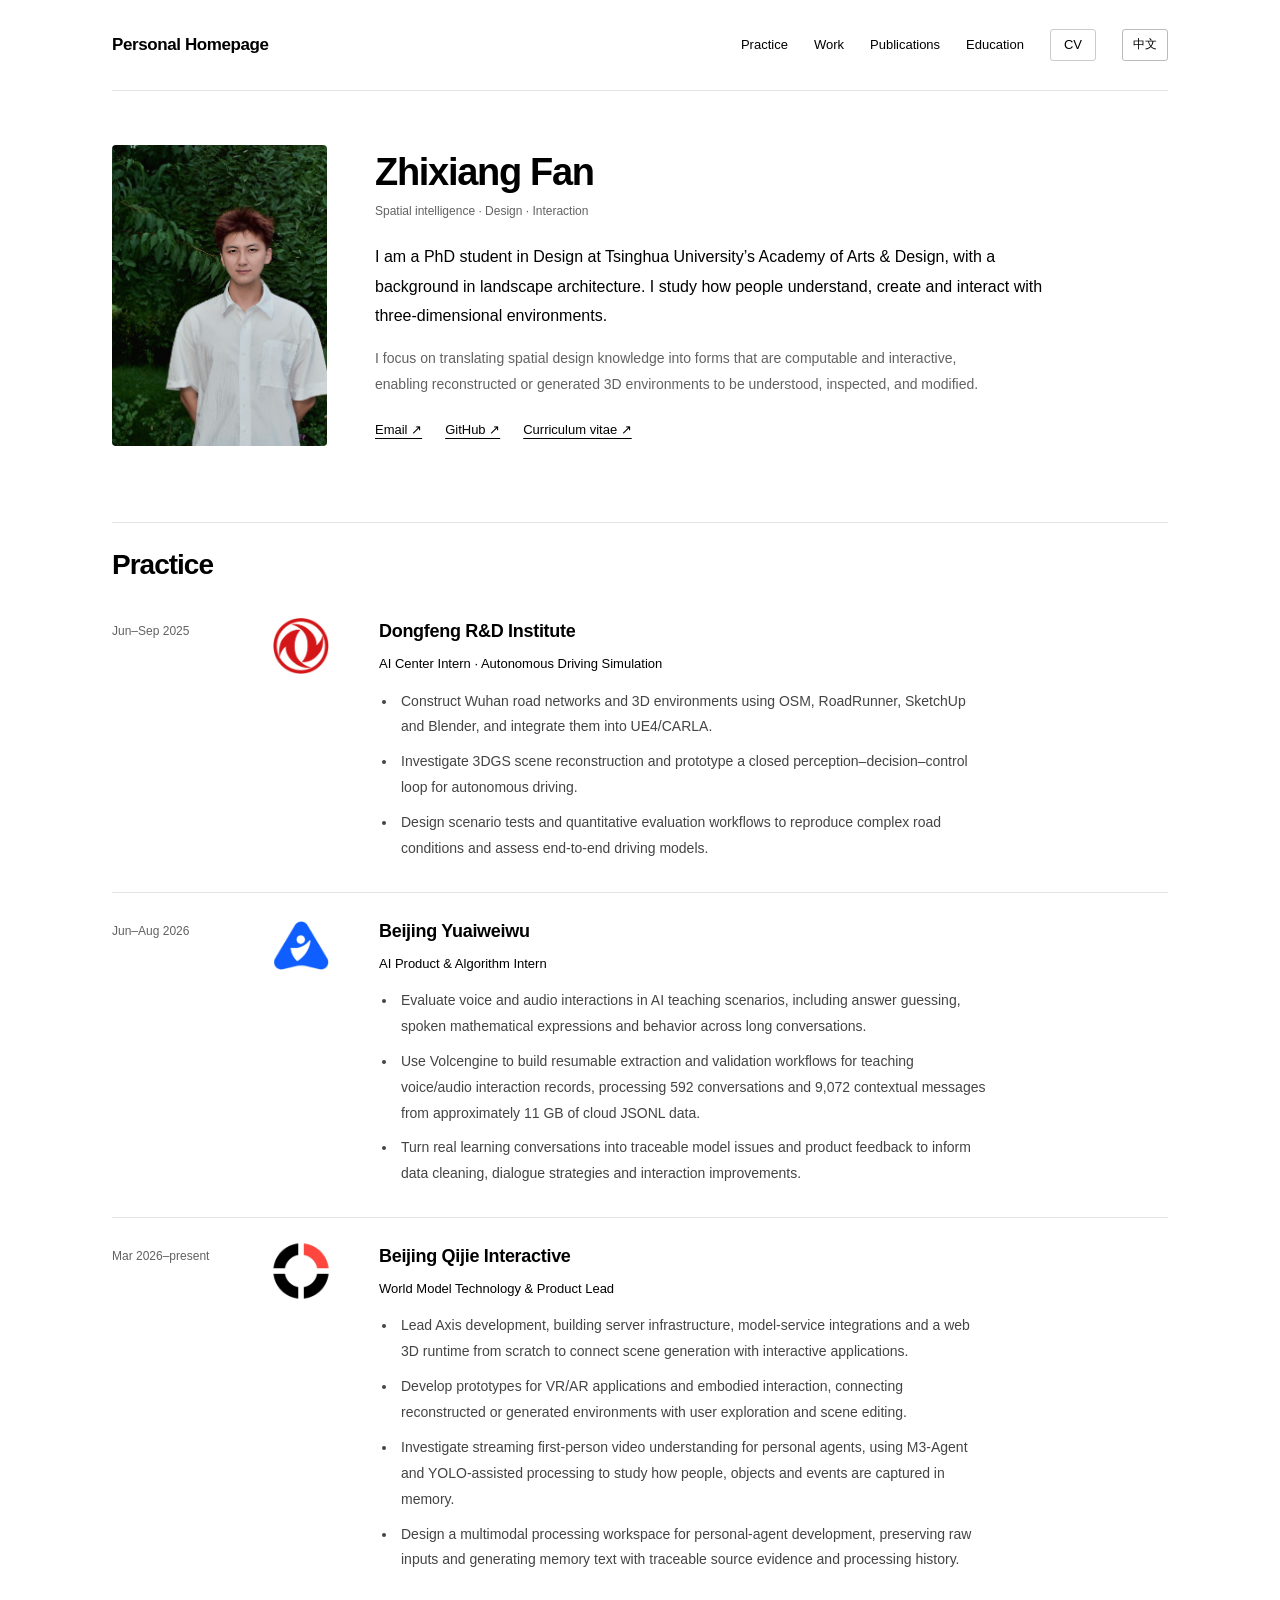
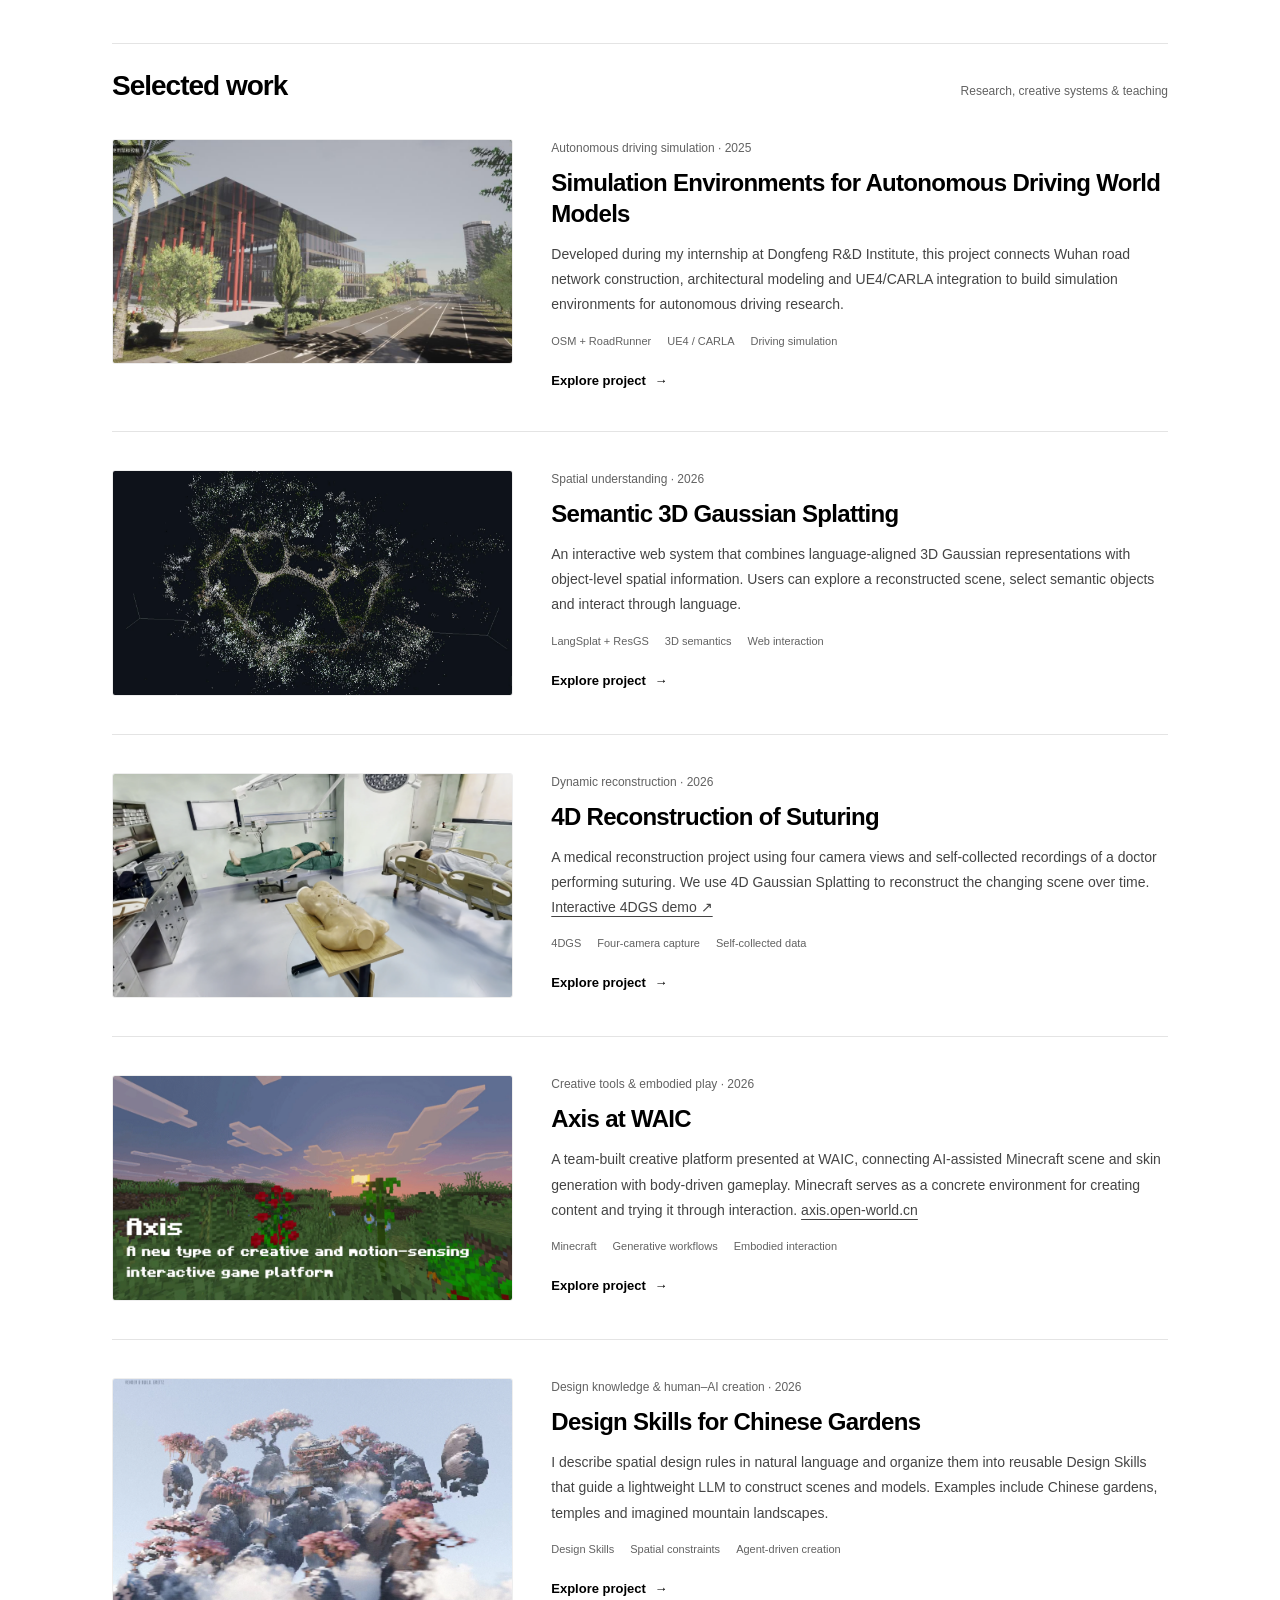
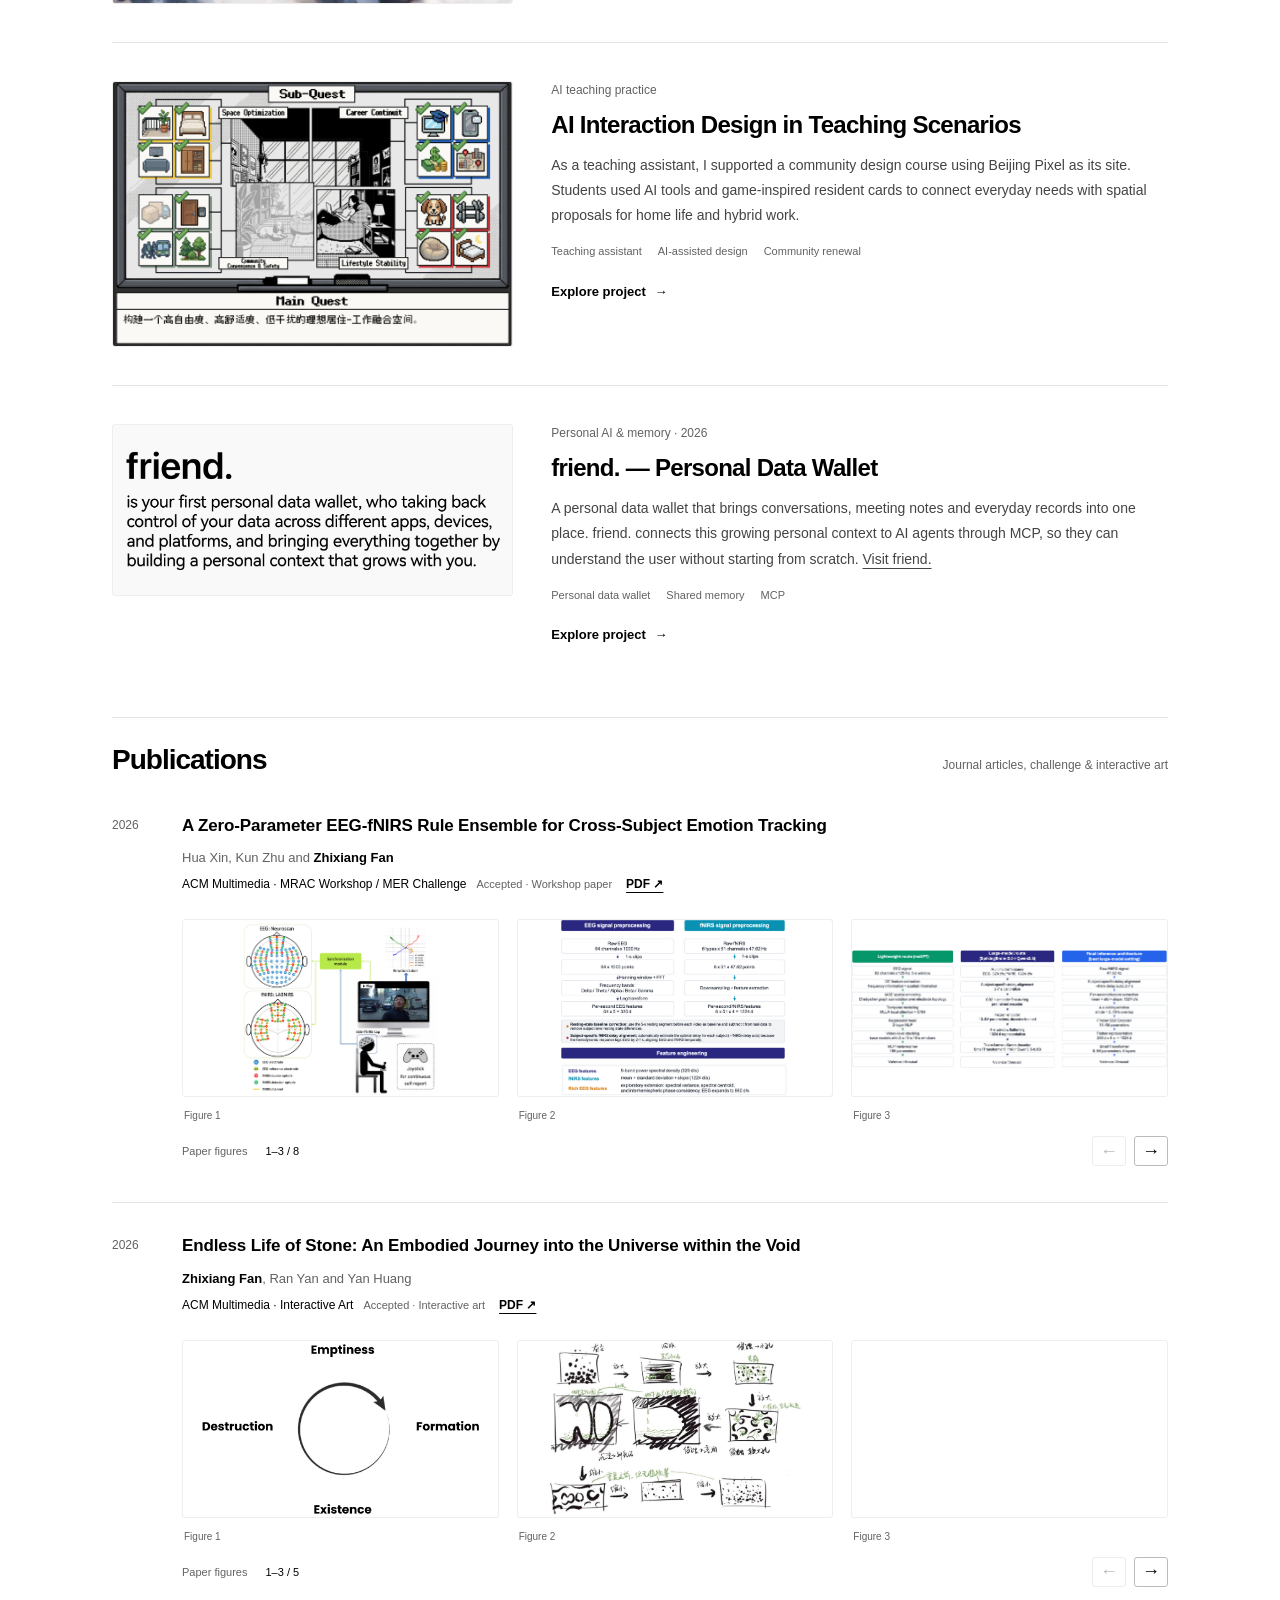
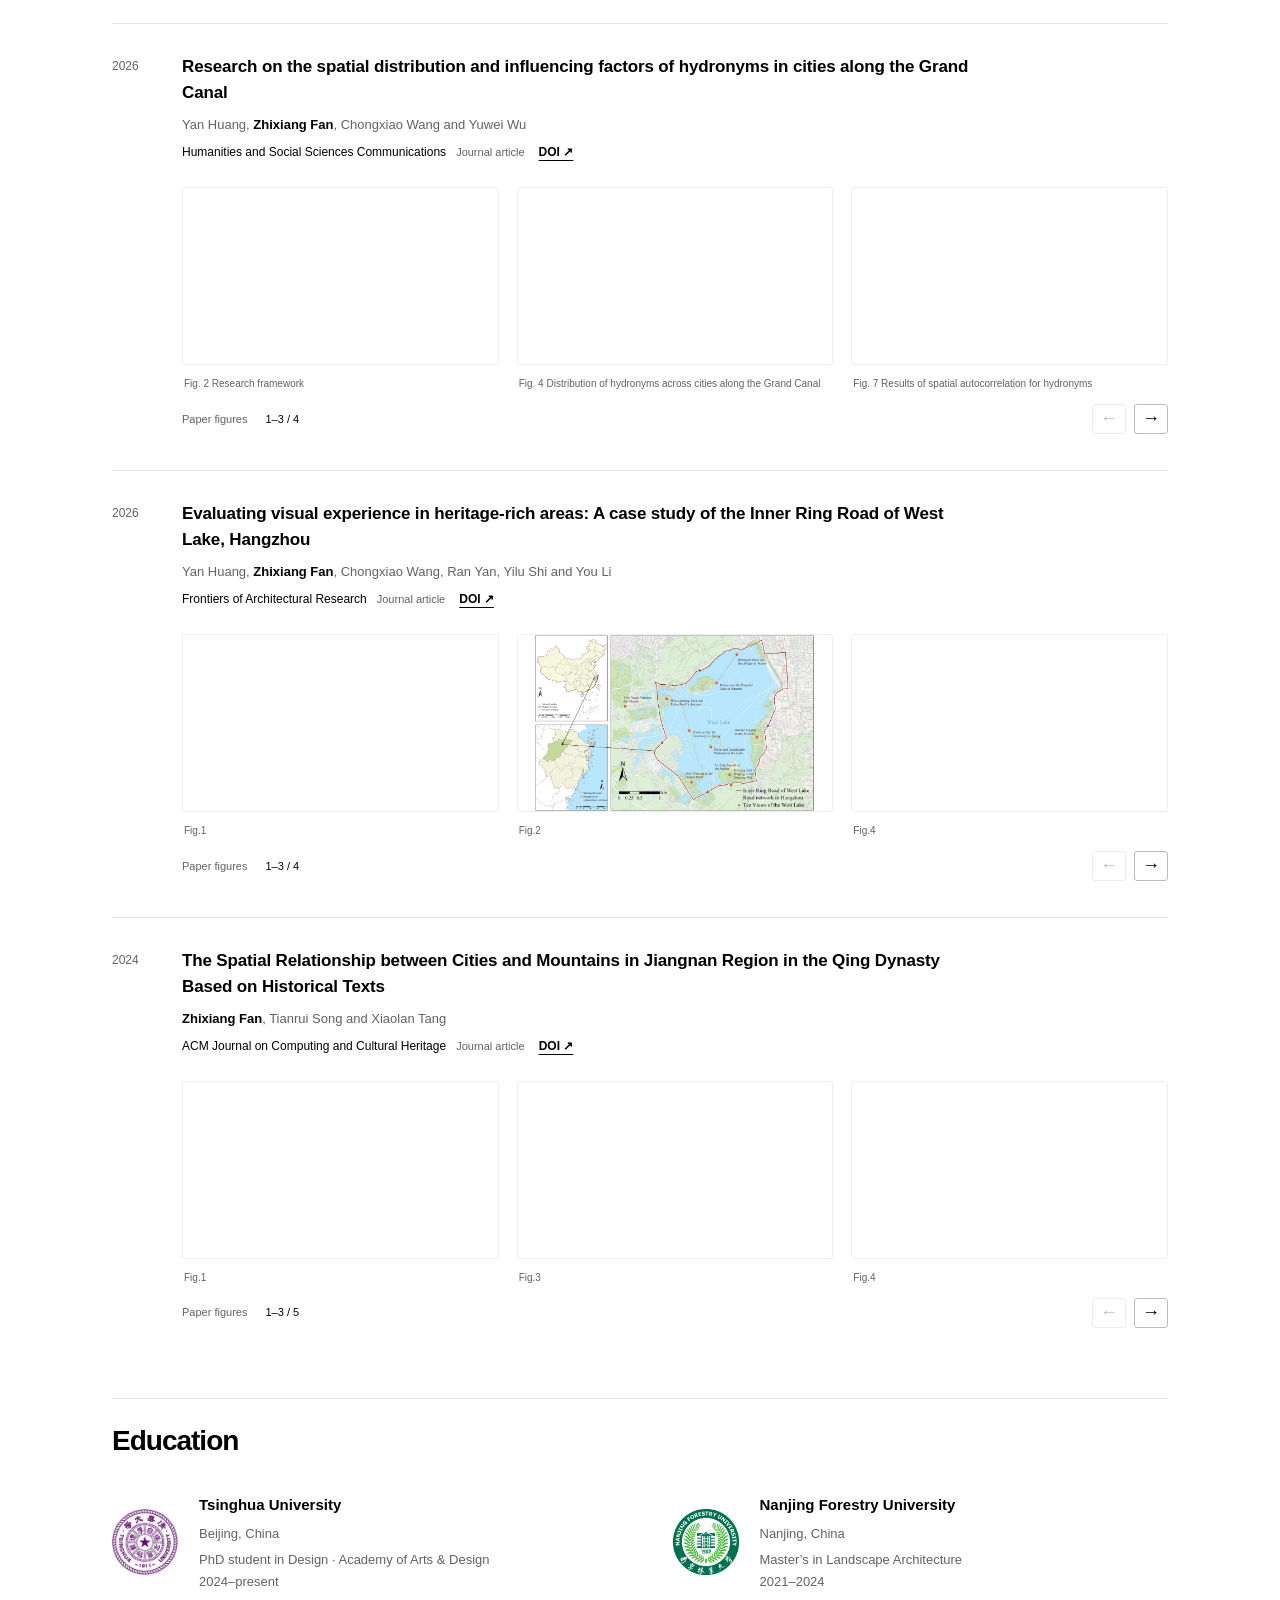
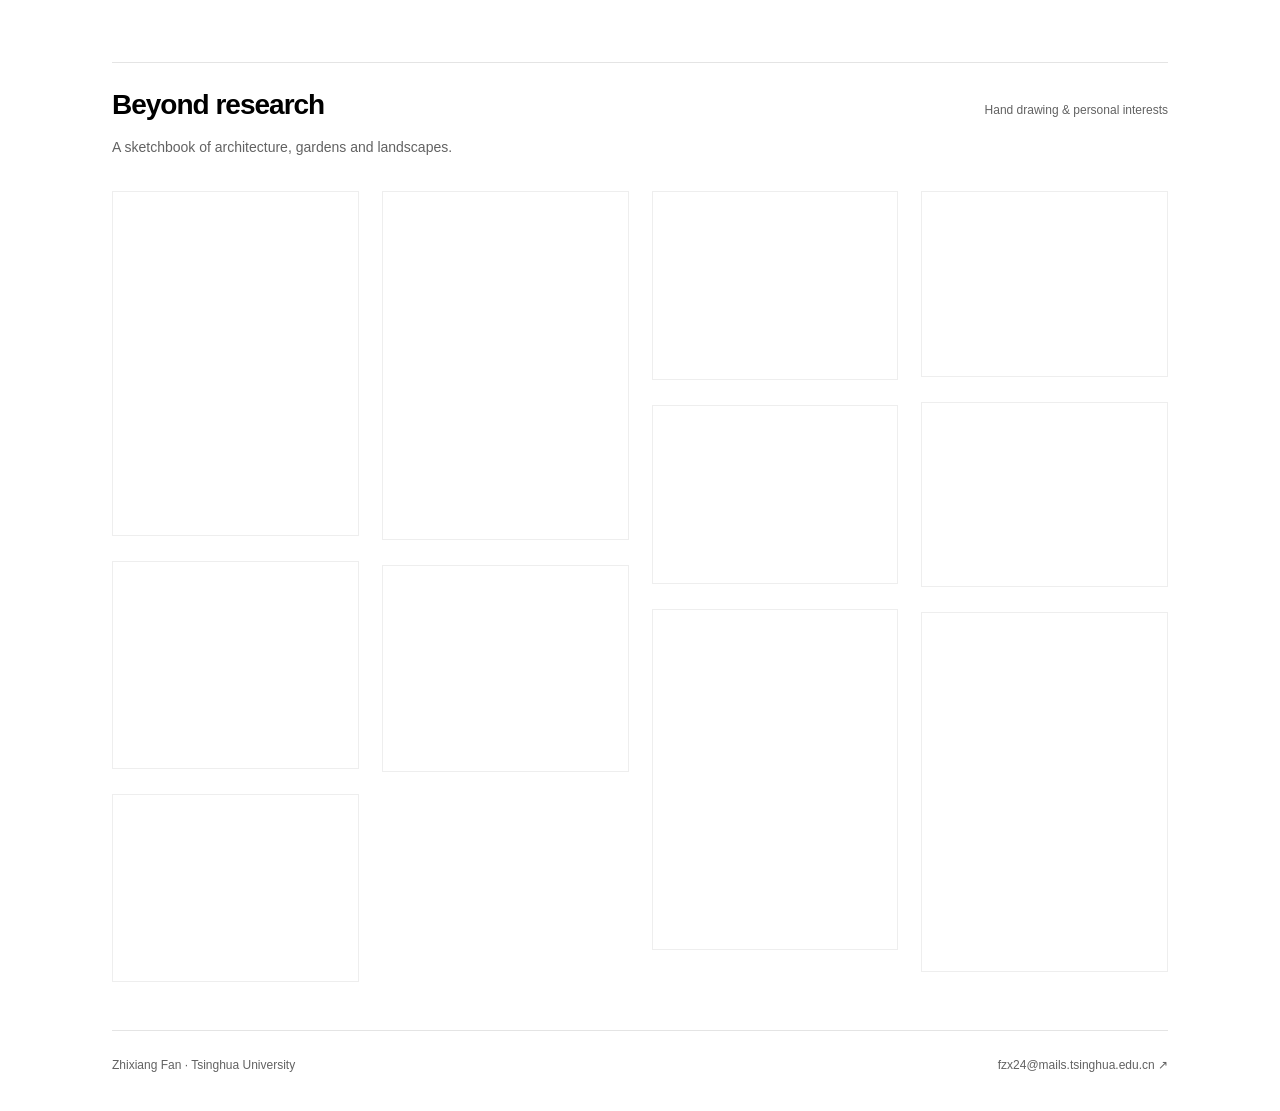
<file: index.html>
<!doctype html>
<html lang="en"><head><meta charset="utf-8"><meta name="viewport" content="width=device-width, initial-scale=1">
<title>Zhixiang Fan · Spatial Intelligence &amp; Design</title><meta name="description" content="I am a PhD student in Design at Tsinghua University’s Academy of Arts &amp; Design, with a background in landscape architecture. I study how people understand, create and interact with three-dimensional environments.">
<meta name="theme-color" content="#ffffff"><meta property="og:type" content="website"><meta property="og:title" content="Zhixiang Fan · Spatial Intelligence &amp; Design"><meta property="og:description" content="I am a PhD student in Design at Tsinghua University’s Academy of Arts &amp; Design, with a background in landscape architecture. I study how people understand, create and interact with three-dimensional environments.">
<link rel="canonical" href="https://char1ss.github.io/"><link rel="icon" href="favicon.svg" type="image/svg+xml"><link rel="stylesheet" href="styles.css?v=language-20261111"><script src="gallery.js?v=language-20261111" defer></script></head>
<body><a class="skip" href="#main">Skip to content</a><div class="wrap">
<header class="header"><a class="wordmark" href="./">Personal Homepage</a>
<nav aria-label="Main navigation"><a href="./#practice">Practice</a><a href="./#work">Work</a><a href="./#publications">Publications</a><a href="./#about">Education</a><a class="nav-cv" href="assets/zhixiang-fan-cv.pdf">CV</a></nav></header><main id="main"><section class="hero profile-hero" aria-labelledby="name"><img class="profile-photo" src="assets/profile/zhixiang-fan-original.jpg" alt="Portrait of Zhixiang Fan" width="1733" height="2428" fetchpriority="high"><div class="profile-text"><h1 id="name">Zhixiang Fan</h1><p class="eyebrow">Spatial intelligence · Design · Interaction</p><p class="intro">I am a PhD student in Design at Tsinghua University’s Academy of Arts &amp; Design, with a background in landscape architecture. I study how people understand, create and interact with three-dimensional environments.</p><p class="research-intro">I focus on translating spatial design knowledge into forms that are computable and interactive, enabling reconstructed or generated 3D environments to be understood, inspected, and modified.</p><div class="contact-links"><a href="mailto:fzx24@mails.tsinghua.edu.cn">Email ↗</a><a href="https://github.com/Char1ss">GitHub ↗</a><a href="assets/zhixiang-fan-cv.pdf">Curriculum vitae ↗</a></div></div></section>
<section class="section" id="practice" aria-labelledby="practice-title"><div class="section-title"><h2 id="practice-title">Practice</h2></div><article class="experience"><span>Jun–Sep 2025</span><div class="experience-body"><div class="experience-heading"><span class="practice-logo"><img src="assets/practice/dongfeng.png" alt="" width="56" height="56" loading="lazy" decoding="async"></span><div><h3>Dongfeng R&amp;D Institute</h3><p class="role">AI Center Intern · Autonomous Driving Simulation</p></div></div><ul class="practice-tasks"><li>Construct Wuhan road networks and 3D environments using OSM, RoadRunner, SketchUp and Blender, and integrate them into UE4/CARLA.</li><li>Investigate 3DGS scene reconstruction and prototype a closed perception–decision–control loop for autonomous driving.</li><li>Design scenario tests and quantitative evaluation workflows to reproduce complex road conditions and assess end-to-end driving models.</li></ul></div></article><article class="experience"><span>Jun–Aug 2026</span><div class="experience-body"><div class="experience-heading"><span class="practice-logo"><img src="assets/practice/yuaiweiwu.png" alt="" width="56" height="56" loading="lazy" decoding="async"></span><div><h3>Beijing Yuaiweiwu</h3><p class="role">AI Product &amp; Algorithm Intern</p></div></div><ul class="practice-tasks"><li>Evaluate voice and audio interactions in AI teaching scenarios, including answer guessing, spoken mathematical expressions and behavior across long conversations.</li><li>Use Volcengine to build resumable extraction and validation workflows for teaching voice/audio interaction records, processing 592 conversations and 9,072 contextual messages from approximately 11 GB of cloud JSONL data.</li><li>Turn real learning conversations into traceable model issues and product feedback to inform data cleaning, dialogue strategies and interaction improvements.</li></ul></div></article><article class="experience"><span>Mar 2026–present</span><div class="experience-body"><div class="experience-heading"><span class="practice-logo"><img src="assets/practice/qijie.jpg" alt="" width="56" height="56" loading="lazy" decoding="async"></span><div><h3>Beijing Qijie Interactive</h3><p class="role">World Model Technology &amp; Product Lead</p></div></div><ul class="practice-tasks"><li>Lead Axis development, building server infrastructure, model-service integrations and a web 3D runtime from scratch to connect scene generation with interactive applications.</li><li>Develop prototypes for VR/AR applications and embodied interaction, connecting reconstructed or generated environments with user exploration and scene editing.</li><li>Investigate streaming first-person video understanding for personal agents, using M3-Agent and YOLO-assisted processing to study how people, objects and events are captured in memory.</li><li>Design a multimodal processing workspace for personal-agent development, preserving raw inputs and generating memory text with traceable source evidence and processing history.</li></ul></div></article></section>
<section class="section" id="work" aria-labelledby="work-title"><div class="section-title"><h2 id="work-title">Selected work</h2><span>Research, creative systems & teaching</span></div><article class="project"><a class="project-visual" href="projects/autonomous-driving/" tabindex="-1" aria-hidden="true"><img class="project-cover" src="assets/practice/dongfeng-roadrunner-01.webp" alt="Dongfeng R&amp;D Institute · road environments and autonomous driving simulation" width="640" height="400" loading="lazy"></a><div><p class="project-category">Autonomous driving simulation · 2025</p><h3><a href="projects/autonomous-driving/">Simulation Environments for Autonomous Driving World Models</a></h3><p class="project-summary">Developed during my internship at Dongfeng R&amp;D Institute, this project connects Wuhan road network construction, architectural modeling and UE4/CARLA integration to build simulation environments for autonomous driving research.</p><ul class="tags" aria-label="Topics"><li>OSM + RoadRunner</li><li>UE4 / CARLA</li><li>Driving simulation</li></ul><a class="project-link" href="projects/autonomous-driving/">Explore project <span aria-hidden="true">→</span><span class="sr-only"></span></a></div></article><article class="project"><a class="project-visual" href="projects/semantic-3dgs/" tabindex="-1" aria-hidden="true"><img class="project-cover" src="assets/projects/semantic-3dgs/cover.webp" alt="Scene exploration and semantic selection" width="640" height="400" loading="lazy"></a><div><p class="project-category">Spatial understanding · 2026</p><h3><a href="projects/semantic-3dgs/">Semantic 3D Gaussian Splatting</a></h3><p class="project-summary">An interactive web system that combines language-aligned 3D Gaussian representations with object-level spatial information. Users can explore a reconstructed scene, select semantic objects and interact through language.</p><ul class="tags" aria-label="Topics"><li>LangSplat + ResGS</li><li>3D semantics</li><li>Web interaction</li></ul><a class="project-link" href="projects/semantic-3dgs/">Explore project <span aria-hidden="true">→</span><span class="sr-only"></span></a></div></article><article class="project"><a class="project-visual" href="projects/surgical-4dgs/" tabindex="-1" aria-hidden="true"><img class="project-cover" src="assets/projects/surgical-4dgs/cover.webp" alt="Capture setup and reconstructed suturing sequence" width="640" height="400" loading="lazy"></a><div><p class="project-category">Dynamic reconstruction · 2026</p><h3><a href="projects/surgical-4dgs/">4D Reconstruction of Suturing</a></h3><p class="project-summary">A medical reconstruction project using four camera views and self-collected recordings of a doctor performing suturing. We use 4D Gaussian Splatting to reconstruct the changing scene over time. <a href="https://demo3d.open-world.cn/4dgs/">Interactive 4DGS demo ↗</a></p><ul class="tags" aria-label="Topics"><li>4DGS</li><li>Four-camera capture</li><li>Self-collected data</li></ul><a class="project-link" href="projects/surgical-4dgs/">Explore project <span aria-hidden="true">→</span><span class="sr-only"></span></a></div></article><article class="project"><a class="project-visual" href="projects/axis-waic/" tabindex="-1" aria-hidden="true"><img class="project-cover" src="assets/projects/axis-waic/cover.webp" alt="Scenes, character skins and body-driven play" width="640" height="400" loading="lazy"></a><div><p class="project-category">Creative tools &amp; embodied play · 2026</p><h3><a href="projects/axis-waic/">Axis at WAIC</a></h3><p class="project-summary">A team-built creative platform presented at WAIC, connecting AI-assisted Minecraft scene and skin generation with body-driven gameplay. Minecraft serves as a concrete environment for creating content and trying it through interaction. <a href="https://axis.open-world.cn">axis.open-world.cn</a></p><ul class="tags" aria-label="Topics"><li>Minecraft</li><li>Generative workflows</li><li>Embodied interaction</li></ul><a class="project-link" href="projects/axis-waic/">Explore project <span aria-hidden="true">→</span><span class="sr-only"></span></a></div></article><article class="project"><a class="project-visual" href="projects/garden-skills/" tabindex="-1" aria-hidden="true"><img class="project-cover" src="assets/projects/garden-skills/cover-v2.webp" alt="Design principles, generated scenes and local revision" width="640" height="400" loading="lazy"></a><div><p class="project-category">Design knowledge &amp; human–AI creation · 2026</p><h3><a href="projects/garden-skills/">Design Skills for Chinese Gardens</a></h3><p class="project-summary">I describe spatial design rules in natural language and organize them into reusable Design Skills that guide a lightweight LLM to construct scenes and models. Examples include Chinese gardens, temples and imagined mountain landscapes.</p><ul class="tags" aria-label="Topics"><li>Design Skills</li><li>Spatial constraints</li><li>Agent-driven creation</li></ul><a class="project-link" href="projects/garden-skills/">Explore project <span aria-hidden="true">→</span><span class="sr-only"></span></a></div></article><article class="project"><a class="project-visual" href="projects/ai-teaching-practice/" tabindex="-1" aria-hidden="true"><img class="project-cover" src="assets/projects/ai-teaching-practice/cover.png" alt="Beijing Pixel · home life and hybrid work · AI-assisted community design" width="640" height="400" loading="lazy"></a><div><p class="project-category">AI teaching practice</p><h3><a href="projects/ai-teaching-practice/">AI Interaction Design in Teaching Scenarios</a></h3><p class="project-summary">As a teaching assistant, I supported a community design course using Beijing Pixel as its site. Students used AI tools and game-inspired resident cards to connect everyday needs with spatial proposals for home life and hybrid work.</p><ul class="tags" aria-label="Topics"><li>Teaching assistant</li><li>AI-assisted design</li><li>Community renewal</li></ul><a class="project-link" href="projects/ai-teaching-practice/">Explore project <span aria-hidden="true">→</span><span class="sr-only"></span></a></div></article><article class="project"><a class="project-visual" href="projects/friend/" tabindex="-1" aria-hidden="true"><img class="project-cover" src="assets/projects/friend/cover.png" alt="Personal data ownership and shared context for AI agents" width="640" height="400" loading="lazy"></a><div><p class="project-category">Personal AI &amp; memory · 2026</p><h3><a href="projects/friend/">friend. — Personal Data Wallet</a></h3><p class="project-summary">A personal data wallet that brings conversations, meeting notes and everyday records into one place. friend. connects this growing personal context to AI agents through MCP, so they can understand the user without starting from scratch. <a href="https://friend.open-world.cn/">Visit friend.</a></p><ul class="tags" aria-label="Topics"><li>Personal data wallet</li><li>Shared memory</li><li>MCP</li></ul><a class="project-link" href="projects/friend/">Explore project <span aria-hidden="true">→</span><span class="sr-only"></span></a></div></article></section>
<section class="section" id="publications" aria-labelledby="pub-title"><div class="section-title"><h2 id="pub-title">Publications</h2><span>Journal articles, challenge & interactive art</span></div><ol class="pub-list"><li class="publication"><span class="pub-year">2026</span><div><h3 class="pub-title">A Zero-Parameter EEG-fNIRS Rule Ensemble for Cross-Subject Emotion Tracking</h3><p class="pub-authors">Hua Xin, Kun Zhu and <strong>Zhixiang Fan</strong></p><p class="pub-venue">ACM Multimedia · MRAC Workshop / MER Challenge<span class="pub-status">Accepted · Workshop paper</span><a class="pub-link" href="assets/publications/emotion-tracking/paper.pdf" aria-label="Read PDF: A Zero-Parameter EEG-fNIRS Rule Ensemble for Cross-Subject Emotion Tracking">PDF ↗</a></p><section class="carousel compact" aria-label="A Zero-Parameter EEG-fNIRS Rule Ensemble for Cross-Subject Emotion Tracking figures"><div class="carousel-track" tabindex="0" aria-label="A Zero-Parameter EEG-fNIRS Rule Ensemble for Cross-Subject Emotion Tracking figures; use left and right arrow keys"><figure class="slide" role="group" aria-label="1 of 8"><a class="image-expand" href="assets/publications/emotion-tracking/eeg-figure-1.png" aria-haspopup="dialog" aria-label="Open full image: Figure 1"><img src="assets/publications/emotion-tracking/eeg-figure-1.png" alt="EEG-fNIRS emotion tracking — Figure 1" loading="lazy" decoding="async"></a><figcaption>Figure 1</figcaption></figure><figure class="slide" role="group" aria-label="2 of 8"><a class="image-expand" href="assets/publications/emotion-tracking/eeg-figure-2.jpg" aria-haspopup="dialog" aria-label="Open full image: Figure 2"><img src="assets/publications/emotion-tracking/eeg-figure-2.jpg" alt="EEG-fNIRS emotion tracking — Figure 2" loading="lazy" decoding="async"></a><figcaption>Figure 2</figcaption></figure><figure class="slide" role="group" aria-label="3 of 8"><a class="image-expand" href="assets/publications/emotion-tracking/eeg-figure-3.jpg" aria-haspopup="dialog" aria-label="Open full image: Figure 3"><img src="assets/publications/emotion-tracking/eeg-figure-3.jpg" alt="EEG-fNIRS emotion tracking — Figure 3" loading="lazy" decoding="async"></a><figcaption>Figure 3</figcaption></figure><figure class="slide" role="group" aria-label="4 of 8"><a class="image-expand" href="assets/publications/emotion-tracking/eeg-figure-6.jpg" aria-haspopup="dialog" aria-label="Open full image: Figure 6"><img src="assets/publications/emotion-tracking/eeg-figure-6.jpg" alt="EEG-fNIRS emotion tracking — Figure 6" loading="lazy" decoding="async"></a><figcaption>Figure 6</figcaption></figure><figure class="slide" role="group" aria-label="5 of 8"><a class="image-expand" href="assets/publications/emotion-tracking/figure-original-1.png" aria-haspopup="dialog" aria-label="Open full image: Figure 1"><img src="assets/publications/emotion-tracking/figure-original-1.png" alt="A Zero-Parameter EEG-fNIRS Rule Ensemble for Cross-Subject Emotion Tracking — Figure 1" loading="lazy" decoding="async"></a><figcaption>Figure 1</figcaption></figure><figure class="slide" role="group" aria-label="6 of 8"><a class="image-expand" href="assets/publications/emotion-tracking/figure-original-2.png" aria-haspopup="dialog" aria-label="Open full image: Figure 2"><img src="assets/publications/emotion-tracking/figure-original-2.png" alt="A Zero-Parameter EEG-fNIRS Rule Ensemble for Cross-Subject Emotion Tracking — Figure 2" loading="lazy" decoding="async"></a><figcaption>Figure 2</figcaption></figure><figure class="slide" role="group" aria-label="7 of 8"><a class="image-expand" href="assets/publications/emotion-tracking/figure-original-3.png" aria-haspopup="dialog" aria-label="Open full image: Figure 3"><img src="assets/publications/emotion-tracking/figure-original-3.png" alt="A Zero-Parameter EEG-fNIRS Rule Ensemble for Cross-Subject Emotion Tracking — Figure 3" loading="lazy" decoding="async"></a><figcaption>Figure 3</figcaption></figure><figure class="slide" role="group" aria-label="8 of 8"><a class="image-expand" href="assets/publications/emotion-tracking/figure-original-4.png" aria-haspopup="dialog" aria-label="Open full image: Figure 4"><img src="assets/publications/emotion-tracking/figure-original-4.png" alt="A Zero-Parameter EEG-fNIRS Rule Ensemble for Cross-Subject Emotion Tracking — Figure 4" loading="lazy" decoding="async"></a><figcaption>Figure 4</figcaption></figure></div><div class="carousel-bar"><span class="gallery-hint">Paper figures <span class="gallery-count" aria-live="polite">1 / 8</span></span><div class="carousel-buttons"><button type="button" class="prev" aria-label="Previous slide" disabled>←</button><button type="button" class="next" aria-label="Next slide">→</button></div></div></section></div></li><li class="publication"><span class="pub-year">2026</span><div><h3 class="pub-title">Endless Life of Stone: An Embodied Journey into the Universe within the Void</h3><p class="pub-authors"><strong>Zhixiang Fan</strong>, Ran Yan and Yan Huang</p><p class="pub-venue">ACM Multimedia · Interactive Art<span class="pub-status">Accepted · Interactive art</span><a class="pub-link" href="assets/publications/stone/paper.pdf" aria-label="Read PDF: Endless Life of Stone: An Embodied Journey into the Universe within the Void">PDF ↗</a></p><section class="carousel compact" aria-label="Endless Life of Stone: An Embodied Journey into the Universe within the Void figures"><div class="carousel-track" tabindex="0" aria-label="Endless Life of Stone: An Embodied Journey into the Universe within the Void figures; use left and right arrow keys"><figure class="slide" role="group" aria-label="1 of 5"><a class="image-expand" href="assets/publications/stone/figure-01.webp" aria-haspopup="dialog" aria-label="Open full image: Figure 1"><img src="assets/publications/stone/figure-01.webp" alt="Endless Life of Stone: An Embodied Journey into the Universe within the Void — Figure 1" loading="lazy" decoding="async"></a><figcaption>Figure 1</figcaption></figure><figure class="slide" role="group" aria-label="2 of 5"><a class="image-expand" href="assets/publications/stone/figure-03.webp" aria-haspopup="dialog" aria-label="Open full image: Figure 2"><img src="assets/publications/stone/figure-03.webp" alt="Endless Life of Stone: An Embodied Journey into the Universe within the Void — Figure 2" loading="lazy" decoding="async"></a><figcaption>Figure 2</figcaption></figure><figure class="slide" role="group" aria-label="3 of 5"><a class="image-expand" href="assets/publications/stone/figure-04.webp" aria-haspopup="dialog" aria-label="Open full image: Figure 3"><img src="assets/publications/stone/figure-04.webp" alt="Endless Life of Stone: An Embodied Journey into the Universe within the Void — Figure 3" loading="lazy" decoding="async"></a><figcaption>Figure 3</figcaption></figure><figure class="slide" role="group" aria-label="4 of 5"><a class="image-expand" href="assets/publications/stone/figure-05.webp" aria-haspopup="dialog" aria-label="Open full image: Figure 4"><img src="assets/publications/stone/figure-05.webp" alt="Endless Life of Stone: An Embodied Journey into the Universe within the Void — Figure 4" loading="lazy" decoding="async"></a><figcaption>Figure 4</figcaption></figure><figure class="slide" role="group" aria-label="5 of 5"><a class="image-expand" href="assets/publications/stone/figure-06.webp" aria-haspopup="dialog" aria-label="Open full image: Figure 5"><img src="assets/publications/stone/figure-06.webp" alt="Endless Life of Stone: An Embodied Journey into the Universe within the Void — Figure 5" loading="lazy" decoding="async"></a><figcaption>Figure 5</figcaption></figure></div><div class="carousel-bar"><span class="gallery-hint">Paper figures <span class="gallery-count" aria-live="polite">1 / 5</span></span><div class="carousel-buttons"><button type="button" class="prev" aria-label="Previous slide" disabled>←</button><button type="button" class="next" aria-label="Next slide">→</button></div></div></section></div></li><li class="publication"><span class="pub-year">2026</span><div><h3 class="pub-title"><a href="https://doi.org/10.1057/s41599-026-07165-4">Research on the spatial distribution and influencing factors of hydronyms in cities along the Grand Canal</a></h3><p class="pub-authors">Yan Huang, <strong>Zhixiang Fan</strong>, Chongxiao Wang and Yuwei Wu</p><p class="pub-venue">Humanities and Social Sciences Communications<span class="pub-status">Journal article</span><a class="pub-link" href="https://doi.org/10.1057/s41599-026-07165-4" aria-label="DOI for Research on the spatial distribution and influencing factors of hydronyms in cities along the Grand Canal">DOI ↗</a></p><section class="carousel compact" aria-label="Research on the spatial distribution and influencing factors of hydronyms in cities along the Grand Canal figures"><div class="carousel-track" tabindex="0" aria-label="Research on the spatial distribution and influencing factors of hydronyms in cities along the Grand Canal figures; use left and right arrow keys"><figure class="slide" role="group" aria-label="1 of 4"><a class="image-expand" href="assets/publications/hydronyms/figure-01.webp" aria-haspopup="dialog" aria-label="Open full image: Fig. 2 Research framework"><img src="assets/publications/hydronyms/figure-01.webp" alt="Research on the spatial distribution and influencing factors of hydronyms in cities along the Grand Canal — Fig. 2 Research framework" loading="lazy" decoding="async"></a><figcaption>Fig. 2 Research framework</figcaption></figure><figure class="slide" role="group" aria-label="2 of 4"><a class="image-expand" href="assets/publications/hydronyms/figure-02.webp" aria-haspopup="dialog" aria-label="Open full image: Fig. 4 Distribution of hydronyms across cities along the Grand Canal"><img src="assets/publications/hydronyms/figure-02.webp" alt="Research on the spatial distribution and influencing factors of hydronyms in cities along the Grand Canal — Fig. 4 Distribution of hydronyms across cities along the Grand Canal" loading="lazy" decoding="async"></a><figcaption>Fig. 4 Distribution of hydronyms across cities along the Grand Canal</figcaption></figure><figure class="slide" role="group" aria-label="3 of 4"><a class="image-expand" href="assets/publications/hydronyms/figure-03.webp" aria-haspopup="dialog" aria-label="Open full image: Fig. 7 Results of spatial autocorrelation for hydronyms"><img src="assets/publications/hydronyms/figure-03.webp" alt="Research on the spatial distribution and influencing factors of hydronyms in cities along the Grand Canal — Fig. 7 Results of spatial autocorrelation for hydronyms" loading="lazy" decoding="async"></a><figcaption>Fig. 7 Results of spatial autocorrelation for hydronyms</figcaption></figure><figure class="slide" role="group" aria-label="4 of 4"><a class="image-expand" href="assets/publications/hydronyms/figure-04.webp" aria-haspopup="dialog" aria-label="Open full image: Fig. 8 Spatial distribution of natural geographical factors"><img src="assets/publications/hydronyms/figure-04.webp" alt="Research on the spatial distribution and influencing factors of hydronyms in cities along the Grand Canal — Fig. 8 Spatial distribution of natural geographical factors" loading="lazy" decoding="async"></a><figcaption>Fig. 8 Spatial distribution of natural geographical factors</figcaption></figure></div><div class="carousel-bar"><span class="gallery-hint">Paper figures <span class="gallery-count" aria-live="polite">1 / 4</span></span><div class="carousel-buttons"><button type="button" class="prev" aria-label="Previous slide" disabled>←</button><button type="button" class="next" aria-label="Next slide">→</button></div></div></section></div></li><li class="publication"><span class="pub-year">2026</span><div><h3 class="pub-title"><a href="https://doi.org/10.1016/j.foar.2025.06.011">Evaluating visual experience in heritage-rich areas: A case study of the Inner Ring Road of West Lake, Hangzhou</a></h3><p class="pub-authors">Yan Huang, <strong>Zhixiang Fan</strong>, Chongxiao Wang, Ran Yan, Yilu Shi and You Li</p><p class="pub-venue">Frontiers of Architectural Research<span class="pub-status">Journal article</span><a class="pub-link" href="https://doi.org/10.1016/j.foar.2025.06.011" aria-label="DOI for Evaluating visual experience in heritage-rich areas: A case study of the Inner Ring Road of West Lake, Hangzhou">DOI ↗</a></p><section class="carousel compact" aria-label="Evaluating visual experience in heritage-rich areas: A case study of the Inner Ring Road of West Lake, Hangzhou figures"><div class="carousel-track" tabindex="0" aria-label="Evaluating visual experience in heritage-rich areas: A case study of the Inner Ring Road of West Lake, Hangzhou figures; use left and right arrow keys"><figure class="slide" role="group" aria-label="1 of 4"><a class="image-expand" href="assets/publications/visual-experience/figure-00.webp" aria-haspopup="dialog" aria-label="Open full image: Fig.1"><img src="assets/publications/visual-experience/figure-00.webp" alt="Evaluating visual experience in heritage-rich areas: A case study of the Inner Ring Road of West Lake, Hangzhou — Fig.1" loading="lazy" decoding="async"></a><figcaption>Fig.1</figcaption></figure><figure class="slide" role="group" aria-label="2 of 4"><a class="image-expand" href="assets/publications/visual-experience/figure-02.webp" aria-haspopup="dialog" aria-label="Open full image: Fig.2"><img src="assets/publications/visual-experience/figure-02.webp" alt="Evaluating visual experience in heritage-rich areas: A case study of the Inner Ring Road of West Lake, Hangzhou — Fig.2" loading="lazy" decoding="async"></a><figcaption>Fig.2</figcaption></figure><figure class="slide" role="group" aria-label="3 of 4"><a class="image-expand" href="assets/publications/visual-experience/figure-03.webp" aria-haspopup="dialog" aria-label="Open full image: Fig.4"><img src="assets/publications/visual-experience/figure-03.webp" alt="Evaluating visual experience in heritage-rich areas: A case study of the Inner Ring Road of West Lake, Hangzhou — Fig.4" loading="lazy" decoding="async"></a><figcaption>Fig.4</figcaption></figure><figure class="slide" role="group" aria-label="4 of 4"><a class="image-expand" href="assets/publications/visual-experience/figure-01.webp" aria-haspopup="dialog" aria-label="Open full image: Fig.16"><img src="assets/publications/visual-experience/figure-01.webp" alt="Evaluating visual experience in heritage-rich areas: A case study of the Inner Ring Road of West Lake, Hangzhou — Fig.16" loading="lazy" decoding="async"></a><figcaption>Fig.16</figcaption></figure></div><div class="carousel-bar"><span class="gallery-hint">Paper figures <span class="gallery-count" aria-live="polite">1 / 4</span></span><div class="carousel-buttons"><button type="button" class="prev" aria-label="Previous slide" disabled>←</button><button type="button" class="next" aria-label="Next slide">→</button></div></div></section></div></li><li class="publication"><span class="pub-year">2024</span><div><h3 class="pub-title"><a href="https://doi.org/10.1145/3648002">The Spatial Relationship between Cities and Mountains in Jiangnan Region in the Qing Dynasty Based on Historical Texts</a></h3><p class="pub-authors"><strong>Zhixiang Fan</strong>, Tianrui Song and Xiaolan Tang</p><p class="pub-venue">ACM Journal on Computing and Cultural Heritage<span class="pub-status">Journal article</span><a class="pub-link" href="https://doi.org/10.1145/3648002" aria-label="DOI for The Spatial Relationship between Cities and Mountains in Jiangnan Region in the Qing Dynasty Based on Historical Texts">DOI ↗</a></p><section class="carousel compact" aria-label="The Spatial Relationship between Cities and Mountains in Jiangnan Region in the Qing Dynasty Based on Historical Texts figures"><div class="carousel-track" tabindex="0" aria-label="The Spatial Relationship between Cities and Mountains in Jiangnan Region in the Qing Dynasty Based on Historical Texts figures; use left and right arrow keys"><figure class="slide" role="group" aria-label="1 of 5"><a class="image-expand" href="assets/publications/cities-mountains/figure-01.webp" aria-haspopup="dialog" aria-label="Open full image: Fig.1"><img src="assets/publications/cities-mountains/figure-01.webp" alt="The Spatial Relationship between Cities and Mountains in Jiangnan Region in the Qing Dynasty Based on Historical Texts — Fig.1" loading="lazy" decoding="async"></a><figcaption>Fig.1</figcaption></figure><figure class="slide" role="group" aria-label="2 of 5"><a class="image-expand" href="assets/publications/cities-mountains/figure-02.webp" aria-haspopup="dialog" aria-label="Open full image: Fig.3"><img src="assets/publications/cities-mountains/figure-02.webp" alt="The Spatial Relationship between Cities and Mountains in Jiangnan Region in the Qing Dynasty Based on Historical Texts — Fig.3" loading="lazy" decoding="async"></a><figcaption>Fig.3</figcaption></figure><figure class="slide" role="group" aria-label="3 of 5"><a class="image-expand" href="assets/publications/cities-mountains/figure-03.webp" aria-haspopup="dialog" aria-label="Open full image: Fig.4"><img src="assets/publications/cities-mountains/figure-03.webp" alt="The Spatial Relationship between Cities and Mountains in Jiangnan Region in the Qing Dynasty Based on Historical Texts — Fig.4" loading="lazy" decoding="async"></a><figcaption>Fig.4</figcaption></figure><figure class="slide" role="group" aria-label="4 of 5"><a class="image-expand" href="assets/publications/cities-mountains/figure-04.webp" aria-haspopup="dialog" aria-label="Open full image: Fig.6"><img src="assets/publications/cities-mountains/figure-04.webp" alt="The Spatial Relationship between Cities and Mountains in Jiangnan Region in the Qing Dynasty Based on Historical Texts — Fig.6" loading="lazy" decoding="async"></a><figcaption>Fig.6</figcaption></figure><figure class="slide" role="group" aria-label="5 of 5"><a class="image-expand" href="assets/publications/cities-mountains/figure-05.webp" aria-haspopup="dialog" aria-label="Open full image: Fig.8"><img src="assets/publications/cities-mountains/figure-05.webp" alt="The Spatial Relationship between Cities and Mountains in Jiangnan Region in the Qing Dynasty Based on Historical Texts — Fig.8" loading="lazy" decoding="async"></a><figcaption>Fig.8</figcaption></figure></div><div class="carousel-bar"><span class="gallery-hint">Paper figures <span class="gallery-count" aria-live="polite">1 / 5</span></span><div class="carousel-buttons"><button type="button" class="prev" aria-label="Previous slide" disabled>←</button><button type="button" class="next" aria-label="Next slide">→</button></div></div></section></div></li></ol></section>
<section class="section" id="about" aria-labelledby="about-title"><div class="section-title"><h2 id="about-title">Education</h2></div><div class="about-grid"><div class="education-entry"><img class="school-emblem" src="assets/education/tsinghua.png" alt="Tsinghua University emblem" width="72" height="72" loading="lazy"><p class="education-item"><strong>Tsinghua University</strong><span>Beijing, China</span><span>PhD student in Design · Academy of Arts & Design<br>2024–present</span></p></div><div class="education-entry"><img class="school-emblem" src="assets/education/nanjing-forestry.jpeg" alt="Nanjing Forestry University emblem" width="72" height="72" loading="lazy"><p class="education-item"><strong>Nanjing Forestry University</strong><span>Nanjing, China</span><span>Master’s in Landscape Architecture<br>2021–2024</span></p></div></div></section><section class="section interests" id="interests" aria-labelledby="interests-title"><div class="section-title"><h2 id="interests-title">Beyond research</h2><span>Hand drawing & personal interests</span></div><p class="interests-intro">A sketchbook of architecture, gardens and landscapes.</p><div class="sketch-wall"><a class="sketch" href="assets/interests/sketch-01.webp" aria-haspopup="dialog" aria-label="View drawing: Modern architecture study"><img src="assets/interests/sketch-01-thumb.webp" alt="Modern architecture study" width="1792" height="2560" loading="lazy" decoding="async"></a><a class="sketch" href="assets/interests/sketch-02.webp" aria-haspopup="dialog" aria-label="View drawing: Garden architecture study"><img src="assets/interests/sketch-02-thumb.webp" alt="Garden architecture study" width="2556" height="1915" loading="lazy" decoding="async"></a><a class="sketch" href="assets/interests/sketch-03.webp" aria-haspopup="dialog" aria-label="View drawing: Village and landscape study"><img src="assets/interests/sketch-03-thumb.webp" alt="Village and landscape study" width="2528" height="1888" loading="lazy" decoding="async"></a><a class="sketch" href="assets/interests/sketch-04.webp" aria-haspopup="dialog" aria-label="View drawing: Mountain and rock study"><img src="assets/interests/sketch-04-thumb.webp" alt="Mountain and rock study" width="1664" height="2400" loading="lazy" decoding="async"></a><a class="sketch" href="assets/interests/sketch-05.webp" aria-haspopup="dialog" aria-label="View drawing: Bridge and waterside study"><img src="assets/interests/sketch-05-thumb.webp" alt="Bridge and waterside study" width="2556" height="1915" loading="lazy" decoding="async"></a><a class="sketch" href="assets/interests/sketch-06.webp" aria-haspopup="dialog" aria-label="View drawing: Waterside garden study"><img src="assets/interests/sketch-06-thumb.webp" alt="Waterside garden study" width="2556" height="1909" loading="lazy" decoding="async"></a><a class="sketch" href="assets/interests/sketch-07.webp" aria-haspopup="dialog" aria-label="View drawing: Pavilion and courtyard study"><img src="assets/interests/sketch-07-thumb.webp" alt="Pavilion and courtyard study" width="2556" height="1798" loading="lazy" decoding="async"></a><a class="sketch" href="assets/interests/sketch-08.webp" aria-haspopup="dialog" aria-label="View drawing: Architecture and planting study"><img src="assets/interests/sketch-08-thumb.webp" alt="Architecture and planting study" width="1915" height="2556" loading="lazy" decoding="async"></a><a class="sketch" href="assets/interests/sketch-09.webp" aria-haspopup="dialog" aria-label="View drawing: Courtyard study"><img src="assets/interests/sketch-09-thumb.webp" alt="Courtyard study" width="2554" height="1865" loading="lazy" decoding="async"></a><a class="sketch" href="assets/interests/sketch-10.webp" aria-haspopup="dialog" aria-label="View drawing: Terrace and architecture study"><img src="assets/interests/sketch-10-thumb.webp" alt="Terrace and architecture study" width="2556" height="1870" loading="lazy" decoding="async"></a><a class="sketch" href="assets/interests/sketch-11.webp" aria-haspopup="dialog" aria-label="View drawing: Pavilion and rockery study"><img src="assets/interests/sketch-11-thumb.webp" alt="Pavilion and rockery study" width="2480" height="3507" loading="lazy" decoding="async"></a></div></section></main><footer class="footer"><span>Zhixiang Fan · Tsinghua University</span><a href="mailto:fzx24@mails.tsinghua.edu.cn">fzx24@mails.tsinghua.edu.cn ↗</a></footer></div></body></html>
</file>
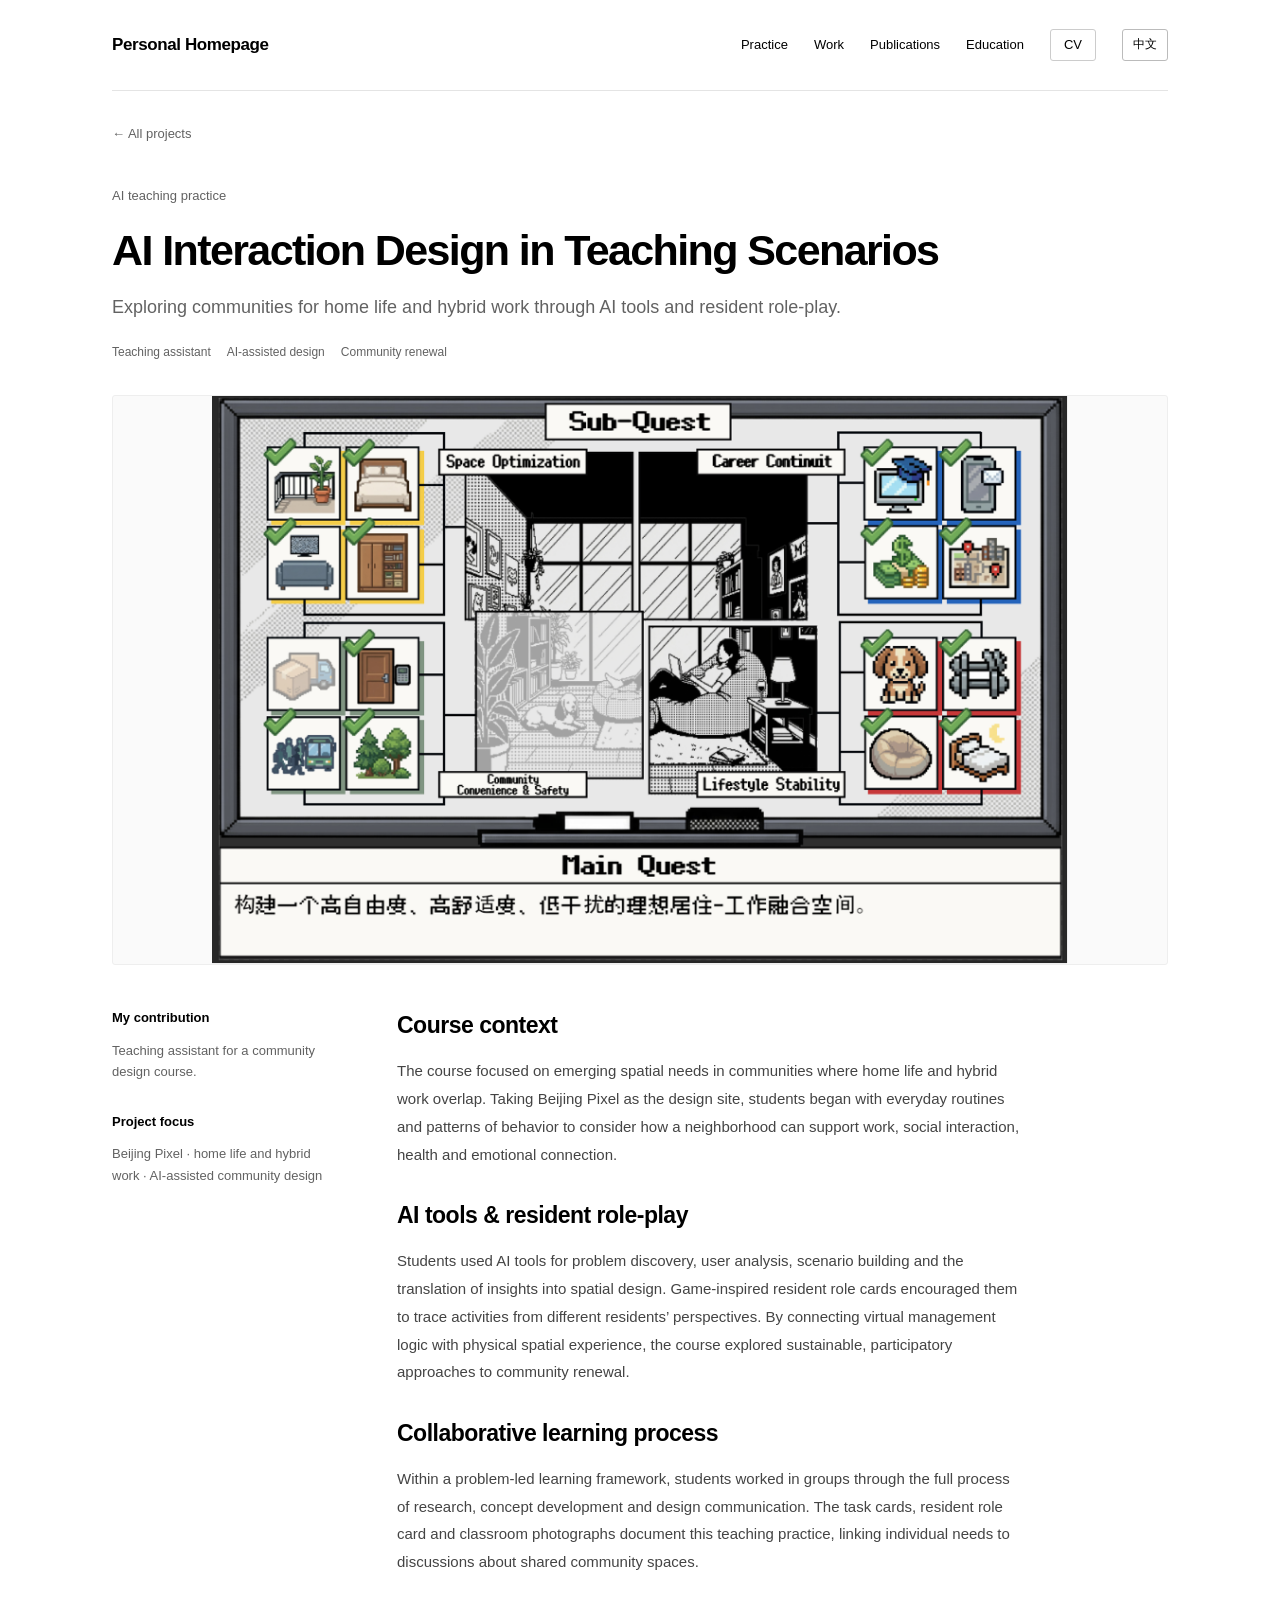
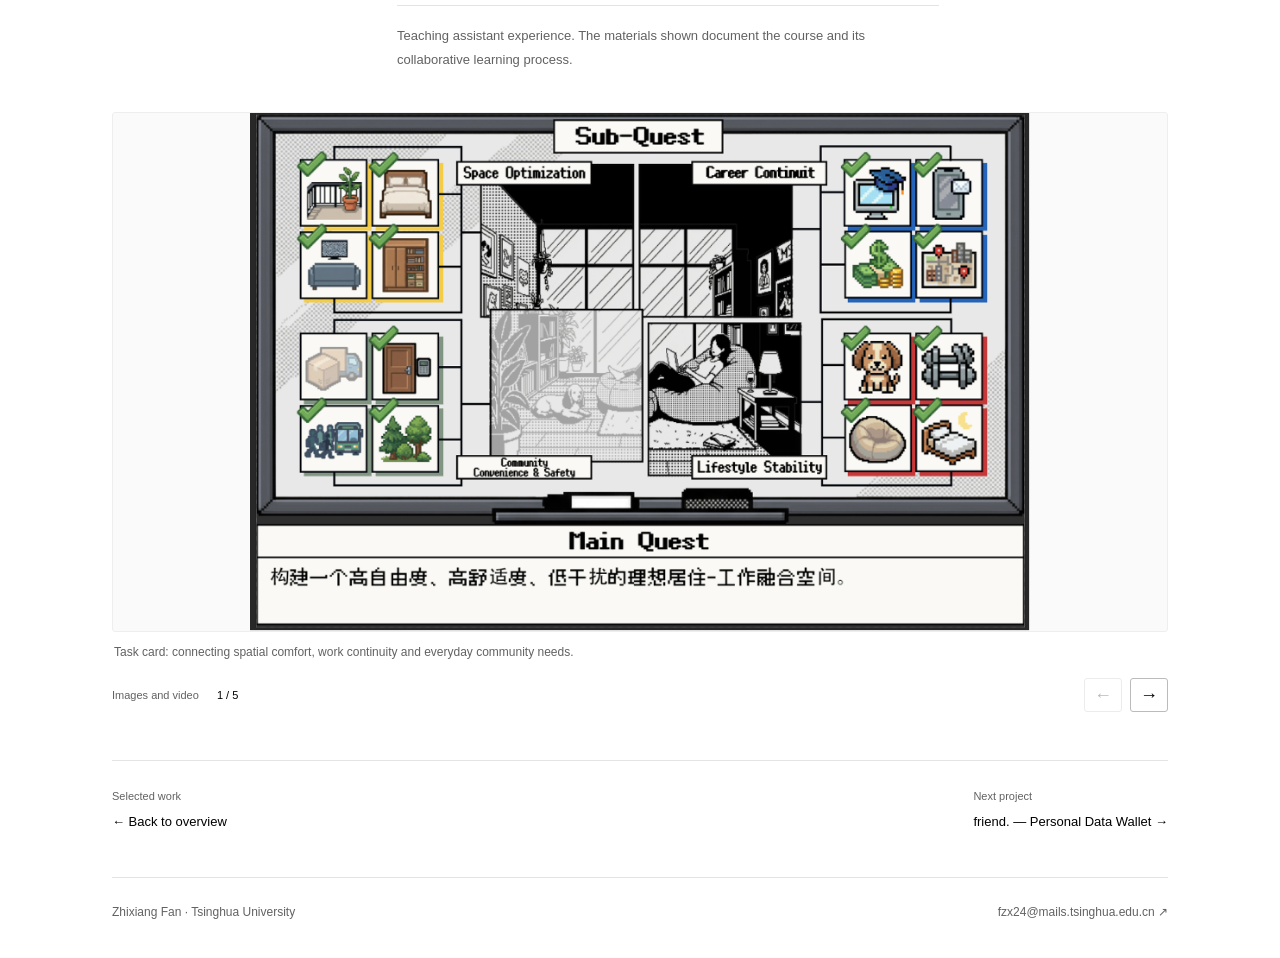
<file: projects/ai-teaching-practice/index.html>
<!doctype html>
<html lang="en"><head><meta charset="utf-8"><meta name="viewport" content="width=device-width, initial-scale=1">
<title>AI Interaction Design in Teaching Scenarios · Zhixiang Fan</title><meta name="description" content="As a teaching assistant, I supported a community design course using Beijing Pixel as its site. Students used AI tools and game-inspired resident cards to connect everyday needs with spatial proposals for home life and hybrid work.">
<meta name="theme-color" content="#ffffff"><meta property="og:type" content="website"><meta property="og:title" content="AI Interaction Design in Teaching Scenarios · Zhixiang Fan"><meta property="og:description" content="As a teaching assistant, I supported a community design course using Beijing Pixel as its site. Students used AI tools and game-inspired resident cards to connect everyday needs with spatial proposals for home life and hybrid work.">
<link rel="canonical" href="https://char1ss.github.io/projects/ai-teaching-practice/"><link rel="icon" href="../../favicon.svg" type="image/svg+xml"><link rel="stylesheet" href="../../styles.css?v=language-20261111"><script src="../../gallery.js?v=language-20261111" defer></script></head>
<body><a class="skip" href="#main">Skip to content</a><div class="wrap">
<header class="header"><a class="wordmark" href="../../">Personal Homepage</a>
<nav aria-label="Main navigation"><a href="../../#practice">Practice</a><a href="../../#work">Work</a><a href="../../#publications">Publications</a><a href="../../#about">Education</a><a class="nav-cv" href="../../assets/zhixiang-fan-cv.pdf">CV</a></nav></header><main id="main"><a class="back" href="../../#work">← All projects</a><section class="project-hero"><p class="eyebrow">AI teaching practice</p><h1>AI Interaction Design in Teaching Scenarios</h1><p class="project-subtitle">Exploring communities for home life and hybrid work through AI tools and resident role-play.</p><ul class="tags" aria-label="Topics"><li>Teaching assistant</li><li>AI-assisted design</li><li>Community renewal</li></ul></section><div class="detail-visual"><img class="project-cover" src="../../assets/projects/ai-teaching-practice/cover.png" alt="Beijing Pixel · home life and hybrid work · AI-assisted community design" width="640" height="400" loading="lazy"></div><div class="detail-body"><aside class="project-meta"><div><h2>My contribution</h2><p>Teaching assistant for a community design course.</p></div><div><h2>Project focus</h2><p>Beijing Pixel · home life and hybrid work · AI-assisted community design</p></div></aside><div class="project-copy"><section><h2>Course context</h2><p>The course focused on emerging spatial needs in communities where home life and hybrid work overlap. Taking Beijing Pixel as the design site, students began with everyday routines and patterns of behavior to consider how a neighborhood can support work, social interaction, health and emotional connection.</p></section><section><h2>AI tools &amp; resident role-play</h2><p>Students used AI tools for problem discovery, user analysis, scenario building and the translation of insights into spatial design. Game-inspired resident role cards encouraged them to trace activities from different residents’ perspectives. By connecting virtual management logic with physical spatial experience, the course explored sustainable, participatory approaches to community renewal.</p></section><section><h2>Collaborative learning process</h2><p>Within a problem-led learning framework, students worked in groups through the full process of research, concept development and design communication. The task cards, resident role card and classroom photographs document this teaching practice, linking individual needs to discussions about shared community spaces.</p></section><p class="scope">Teaching assistant experience. The materials shown document the course and its collaborative learning process.</p></div></div><div class="gallery"><section class="carousel project-gallery" aria-label="AI Interaction Design in Teaching Scenarios gallery"><div class="carousel-track" tabindex="0" aria-label="AI Interaction Design in Teaching Scenarios gallery; use left and right arrow keys"><figure class="slide" role="group" aria-label="1 of 5"><a class="image-expand" href="../../assets/projects/ai-teaching-practice/cover.png" aria-haspopup="dialog" aria-label="Open full image: Task card: connecting spatial comfort, work continuity and everyday community needs."><img src="../../assets/projects/ai-teaching-practice/cover.png" alt="Pixel-art task card for a combined living and working environment" loading="lazy" decoding="async"></a><figcaption>Task card: connecting spatial comfort, work continuity and everyday community needs.</figcaption></figure><figure class="slide" role="group" aria-label="2 of 5"><a class="image-expand" href="../../assets/projects/ai-teaching-practice/resident-role-card.webp" aria-haspopup="dialog" aria-label="Open full image: Resident role card: identity, work patterns, tools and everyday needs as a starting point for spatial analysis."><img src="../../assets/projects/ai-teaching-practice/resident-role-card.webp" alt="Game-inspired resident role card with profile, attributes and everyday objects" loading="lazy" decoding="async"></a><figcaption>Resident role card: identity, work patterns, tools and everyday needs as a starting point for spatial analysis.</figcaption></figure><figure class="slide" role="group" aria-label="3 of 5"><a class="image-expand" href="../../assets/projects/ai-teaching-practice/task-card-2.webp" aria-haspopup="dialog" aria-label="Open full image: Task card: balancing content creation, pet companionship, daily routines and community fit."><img src="../../assets/projects/ai-teaching-practice/task-card-2.webp" alt="Task card mapping a resident’s live-streaming, home and community needs" loading="lazy" decoding="async"></a><figcaption>Task card: balancing content creation, pet companionship, daily routines and community fit.</figcaption></figure><figure class="slide" role="group" aria-label="4 of 5"><a class="image-expand" href="../../assets/projects/ai-teaching-practice/classroom-role-cards.webp" aria-haspopup="dialog" aria-label="Open full image: Classroom activity using printed resident role cards."><img src="../../assets/projects/ai-teaching-practice/classroom-role-cards.webp" alt="Participants examining a printed resident role card in the classroom" loading="lazy" decoding="async"></a><figcaption>Classroom activity using printed resident role cards.</figcaption></figure><figure class="slide" role="group" aria-label="5 of 5"><a class="image-expand" href="../../assets/projects/ai-teaching-practice/classroom-discussion.webp" aria-haspopup="dialog" aria-label="Open full image: Group discussion around role cards, models and spatial design proposals."><img src="../../assets/projects/ai-teaching-practice/classroom-discussion.webp" alt="Classroom group gathered around role cards and design models" loading="lazy" decoding="async"></a><figcaption>Group discussion around role cards, models and spatial design proposals.</figcaption></figure></div><div class="carousel-bar"><span class="gallery-hint">Images and video <span class="gallery-count" aria-live="polite">1 / 5</span></span><div class="carousel-buttons"><button type="button" class="prev" aria-label="Previous slide" disabled>←</button><button type="button" class="next" aria-label="Next slide">→</button></div></div></section></div><div class="project-pager"><a href="../../#work"><small>Selected work</small>← Back to overview</a><a href="../friend/"><small>Next project</small>friend. — Personal Data Wallet →</a></div></main><footer class="footer"><span>Zhixiang Fan · Tsinghua University</span><a href="mailto:fzx24@mails.tsinghua.edu.cn">fzx24@mails.tsinghua.edu.cn ↗</a></footer></div></body></html>
</file>
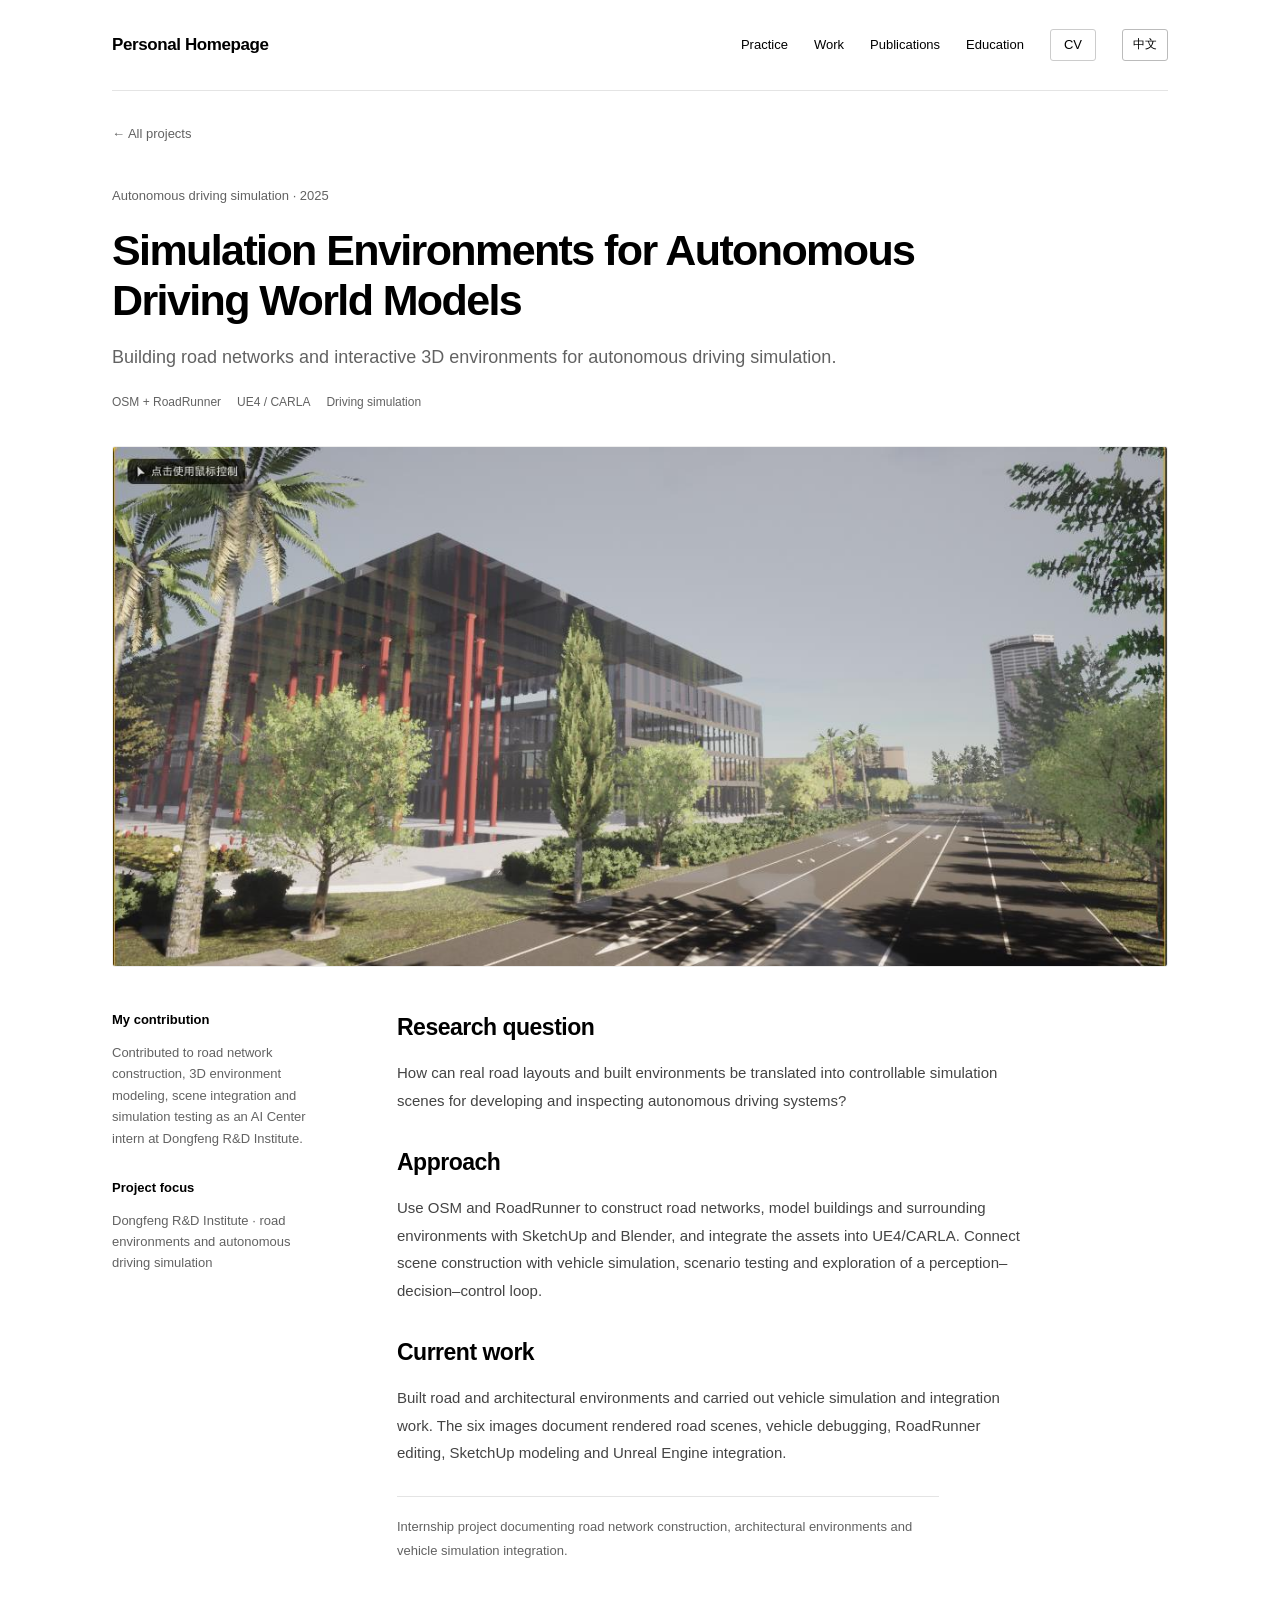
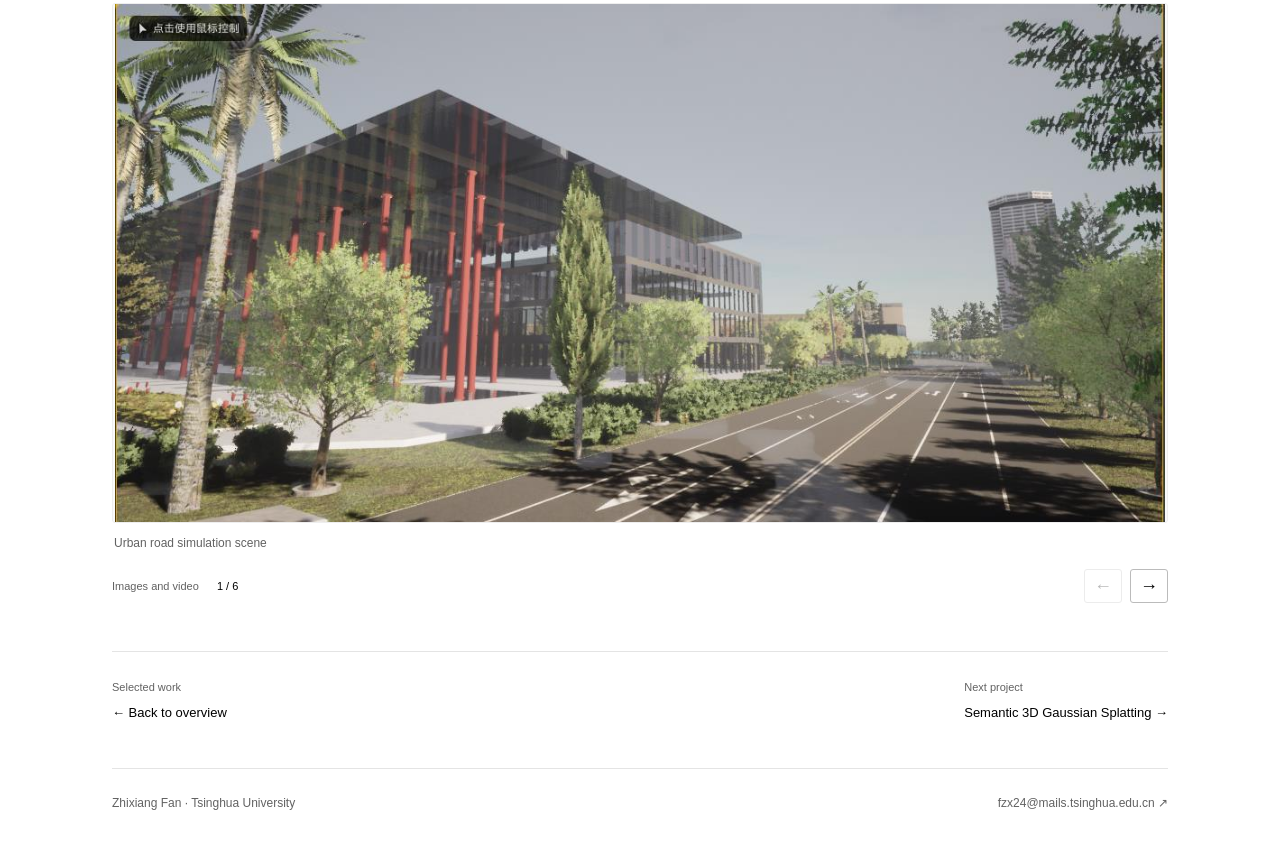
<file: projects/autonomous-driving/index.html>
<!doctype html>
<html lang="en"><head><meta charset="utf-8"><meta name="viewport" content="width=device-width, initial-scale=1">
<title>Simulation Environments for Autonomous Driving World Models · Zhixiang Fan</title><meta name="description" content="Developed during my internship at Dongfeng R&amp;D Institute, this project connects Wuhan road network construction, architectural modeling and UE4/CARLA integration to build simulation environments for autonomous driving research.">
<meta name="theme-color" content="#ffffff"><meta property="og:type" content="website"><meta property="og:title" content="Simulation Environments for Autonomous Driving World Models · Zhixiang Fan"><meta property="og:description" content="Developed during my internship at Dongfeng R&amp;D Institute, this project connects Wuhan road network construction, architectural modeling and UE4/CARLA integration to build simulation environments for autonomous driving research.">
<link rel="canonical" href="https://char1ss.github.io/projects/autonomous-driving/"><link rel="icon" href="../../favicon.svg" type="image/svg+xml"><link rel="stylesheet" href="../../styles.css?v=language-20261111"><script src="../../gallery.js?v=language-20261111" defer></script></head>
<body><a class="skip" href="#main">Skip to content</a><div class="wrap">
<header class="header"><a class="wordmark" href="../../">Personal Homepage</a>
<nav aria-label="Main navigation"><a href="../../#practice">Practice</a><a href="../../#work">Work</a><a href="../../#publications">Publications</a><a href="../../#about">Education</a><a class="nav-cv" href="../../assets/zhixiang-fan-cv.pdf">CV</a></nav></header><main id="main"><a class="back" href="../../#work">← All projects</a><section class="project-hero"><p class="eyebrow">Autonomous driving simulation · 2025</p><h1>Simulation Environments for Autonomous Driving World Models</h1><p class="project-subtitle">Building road networks and interactive 3D environments for autonomous driving simulation.</p><ul class="tags" aria-label="Topics"><li>OSM + RoadRunner</li><li>UE4 / CARLA</li><li>Driving simulation</li></ul></section><div class="detail-visual"><img class="project-cover" src="../../assets/practice/dongfeng-roadrunner-01.webp" alt="Dongfeng R&amp;D Institute · road environments and autonomous driving simulation" width="640" height="400" loading="lazy"></div><div class="detail-body"><aside class="project-meta"><div><h2>My contribution</h2><p>Contributed to road network construction, 3D environment modeling, scene integration and simulation testing as an AI Center intern at Dongfeng R&amp;D Institute.</p></div><div><h2>Project focus</h2><p>Dongfeng R&amp;D Institute · road environments and autonomous driving simulation</p></div></aside><div class="project-copy"><section><h2>Research question</h2><p>How can real road layouts and built environments be translated into controllable simulation scenes for developing and inspecting autonomous driving systems?</p></section><section><h2>Approach</h2><p>Use OSM and RoadRunner to construct road networks, model buildings and surrounding environments with SketchUp and Blender, and integrate the assets into UE4/CARLA. Connect scene construction with vehicle simulation, scenario testing and exploration of a perception–decision–control loop.</p></section><section><h2>Current work</h2><p>Built road and architectural environments and carried out vehicle simulation and integration work. The six images document rendered road scenes, vehicle debugging, RoadRunner editing, SketchUp modeling and Unreal Engine integration.</p></section><p class="scope">Internship project documenting road network construction, architectural environments and vehicle simulation integration.</p></div></div><div class="gallery"><section class="carousel project-gallery" aria-label="Simulation Environments for Autonomous Driving World Models gallery"><div class="carousel-track" tabindex="0" aria-label="Simulation Environments for Autonomous Driving World Models gallery; use left and right arrow keys"><figure class="slide" role="group" aria-label="1 of 6"><a class="image-expand" href="../../assets/practice/dongfeng-roadrunner-01.webp" aria-haspopup="dialog" aria-label="Open full image: Urban road simulation scene"><img src="../../assets/practice/dongfeng-roadrunner-01.webp" alt="Urban road simulation scene" loading="lazy" decoding="async"></a><figcaption>Urban road simulation scene</figcaption></figure><figure class="slide" role="group" aria-label="2 of 6"><a class="image-expand" href="../../assets/practice/dongfeng-roadrunner-02.webp" aria-haspopup="dialog" aria-label="Open full image: Vehicle simulation and debugging"><img src="../../assets/practice/dongfeng-roadrunner-02.webp" alt="Vehicle simulation and debugging" loading="lazy" decoding="async"></a><figcaption>Vehicle simulation and debugging</figcaption></figure><figure class="slide" role="group" aria-label="3 of 6"><a class="image-expand" href="../../assets/practice/dongfeng-roadrunner-03.webp" aria-haspopup="dialog" aria-label="Open full image: Road environment overview"><img src="../../assets/practice/dongfeng-roadrunner-03.webp" alt="Road environment overview" loading="lazy" decoding="async"></a><figcaption>Road environment overview</figcaption></figure><figure class="slide" role="group" aria-label="4 of 6"><a class="image-expand" href="../../assets/practice/dongfeng-roadrunner-04.webp" aria-haspopup="dialog" aria-label="Open full image: RoadRunner road network editing"><img src="../../assets/practice/dongfeng-roadrunner-04.webp" alt="RoadRunner road network editing" loading="lazy" decoding="async"></a><figcaption>RoadRunner road network editing</figcaption></figure><figure class="slide" role="group" aria-label="5 of 6"><a class="image-expand" href="../../assets/practice/dongfeng-roadrunner-05.webp" aria-haspopup="dialog" aria-label="Open full image: SketchUp architectural modeling"><img src="../../assets/practice/dongfeng-roadrunner-05.webp" alt="SketchUp architectural modeling" loading="lazy" decoding="async"></a><figcaption>SketchUp architectural modeling</figcaption></figure><figure class="slide" role="group" aria-label="6 of 6"><a class="image-expand" href="../../assets/practice/dongfeng-roadrunner-06.webp" aria-haspopup="dialog" aria-label="Open full image: Scene integration in Unreal Engine"><img src="../../assets/practice/dongfeng-roadrunner-06.webp" alt="Scene integration in Unreal Engine" loading="lazy" decoding="async"></a><figcaption>Scene integration in Unreal Engine</figcaption></figure></div><div class="carousel-bar"><span class="gallery-hint">Images and video <span class="gallery-count" aria-live="polite">1 / 6</span></span><div class="carousel-buttons"><button type="button" class="prev" aria-label="Previous slide" disabled>←</button><button type="button" class="next" aria-label="Next slide">→</button></div></div></section></div><div class="project-pager"><a href="../../#work"><small>Selected work</small>← Back to overview</a><a href="../semantic-3dgs/"><small>Next project</small>Semantic 3D Gaussian Splatting →</a></div></main><footer class="footer"><span>Zhixiang Fan · Tsinghua University</span><a href="mailto:fzx24@mails.tsinghua.edu.cn">fzx24@mails.tsinghua.edu.cn ↗</a></footer></div></body></html>
</file>
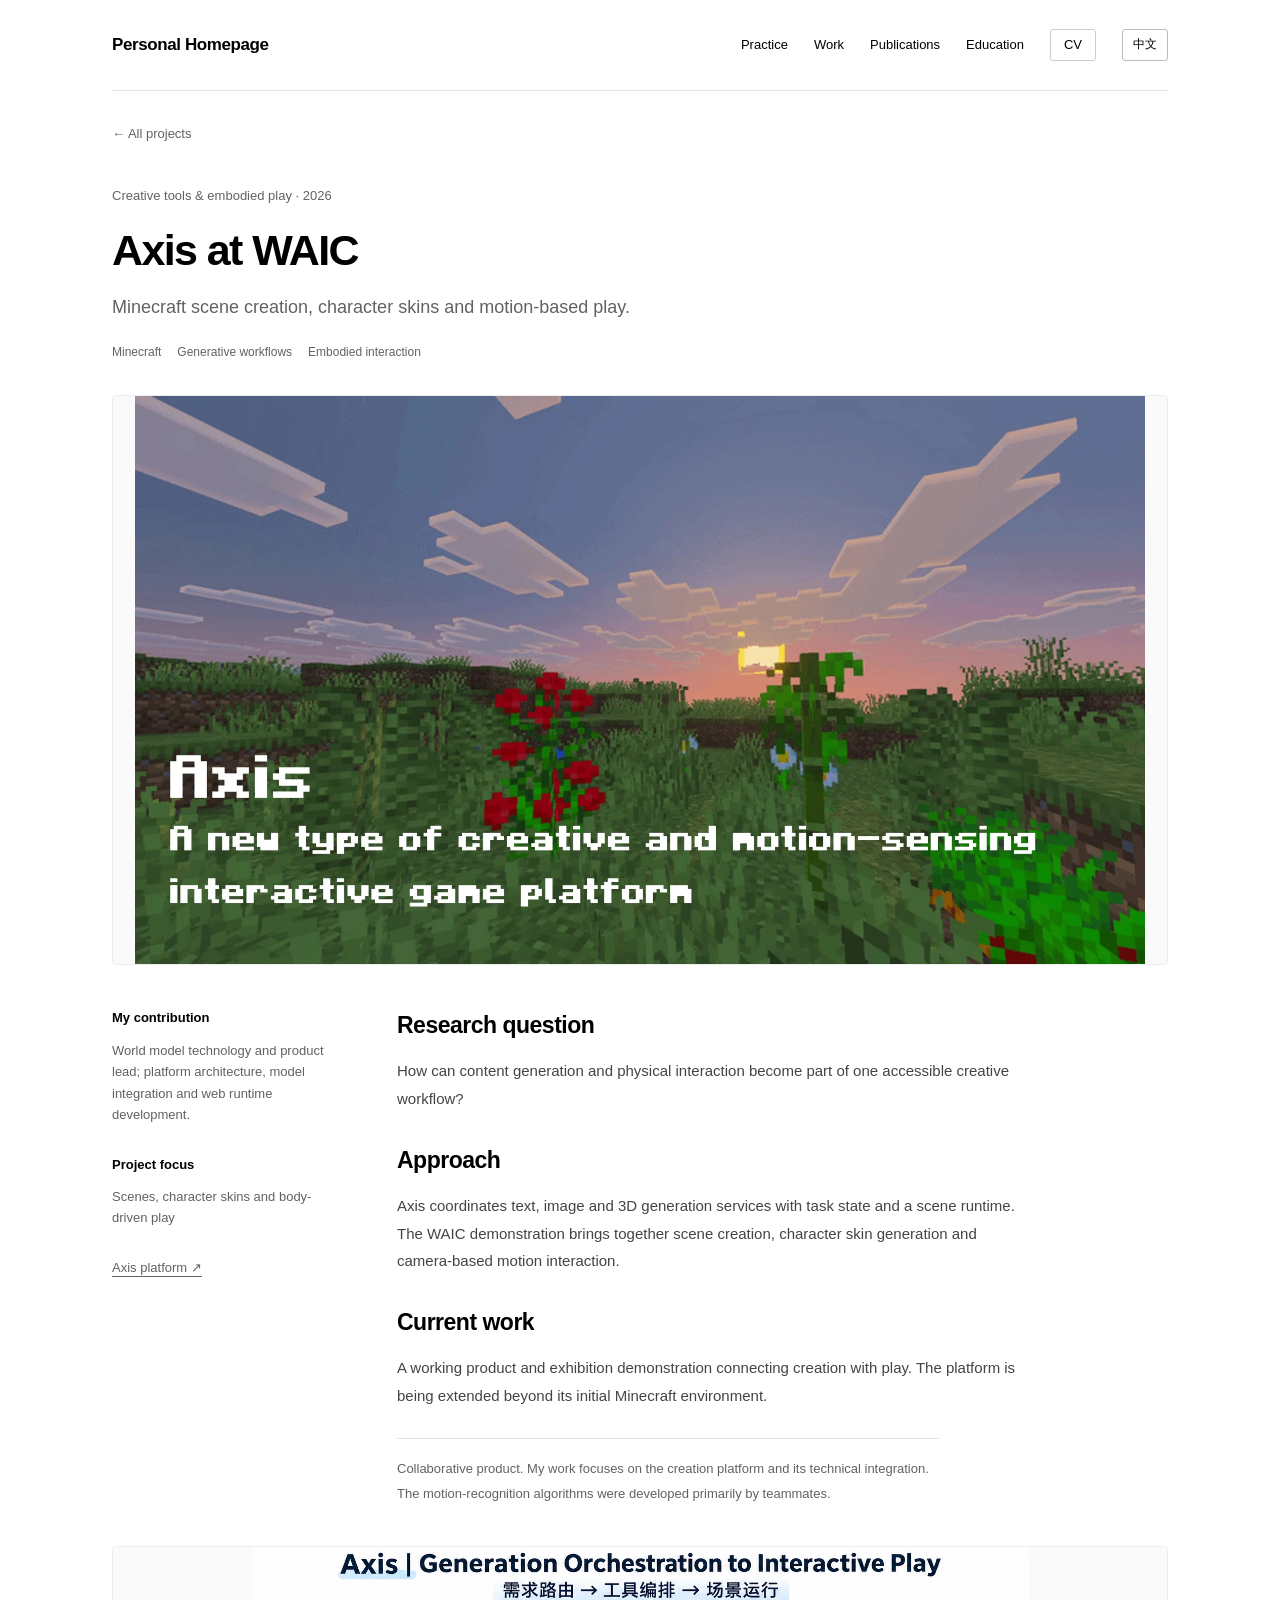
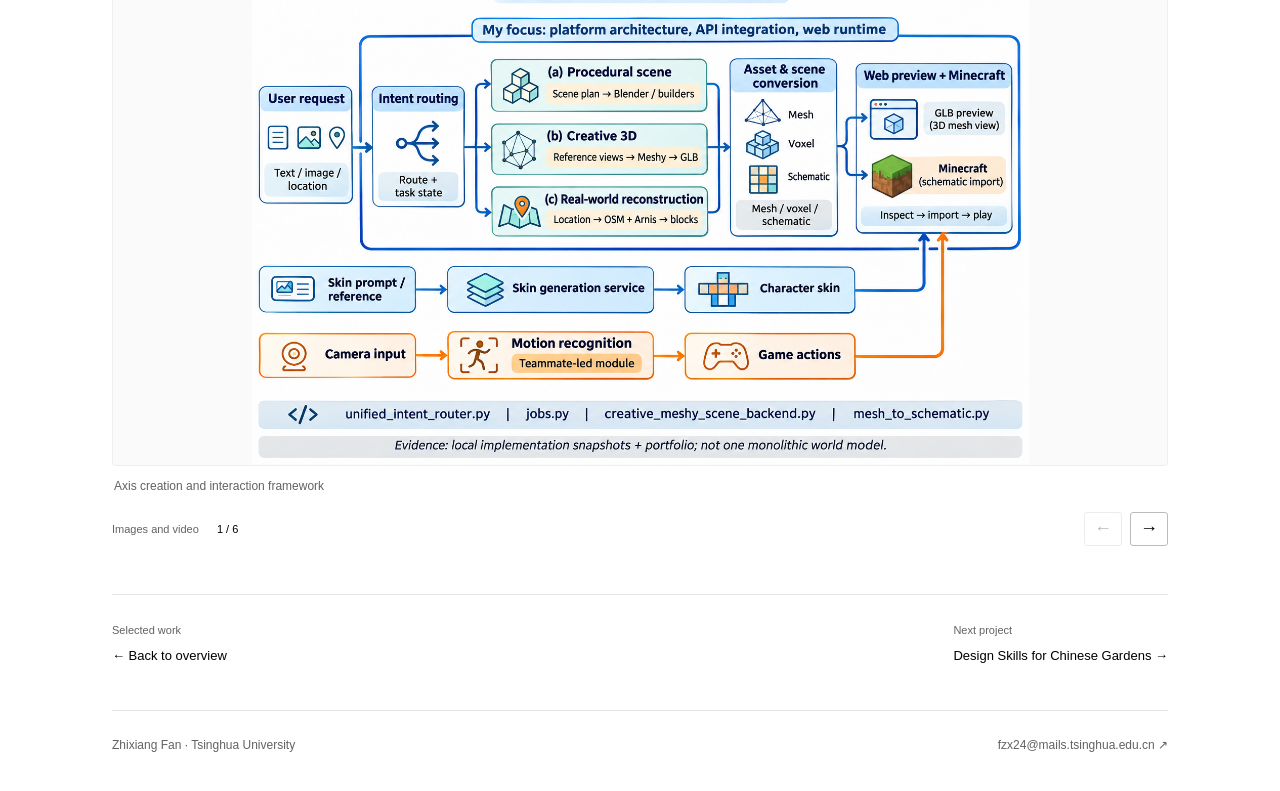
<file: projects/axis-waic/index.html>
<!doctype html>
<html lang="en"><head><meta charset="utf-8"><meta name="viewport" content="width=device-width, initial-scale=1">
<title>Axis at WAIC · Zhixiang Fan</title><meta name="description" content="A team-built creative platform presented at WAIC, connecting AI-assisted Minecraft scene and skin generation with body-driven gameplay. Minecraft serves as a concrete environment for creating content and trying it through interaction.">
<meta name="theme-color" content="#ffffff"><meta property="og:type" content="website"><meta property="og:title" content="Axis at WAIC · Zhixiang Fan"><meta property="og:description" content="A team-built creative platform presented at WAIC, connecting AI-assisted Minecraft scene and skin generation with body-driven gameplay. Minecraft serves as a concrete environment for creating content and trying it through interaction.">
<link rel="canonical" href="https://char1ss.github.io/projects/axis-waic/"><link rel="icon" href="../../favicon.svg" type="image/svg+xml"><link rel="stylesheet" href="../../styles.css?v=language-20261111"><script src="../../gallery.js?v=language-20261111" defer></script></head>
<body><a class="skip" href="#main">Skip to content</a><div class="wrap">
<header class="header"><a class="wordmark" href="../../">Personal Homepage</a>
<nav aria-label="Main navigation"><a href="../../#practice">Practice</a><a href="../../#work">Work</a><a href="../../#publications">Publications</a><a href="../../#about">Education</a><a class="nav-cv" href="../../assets/zhixiang-fan-cv.pdf">CV</a></nav></header><main id="main"><a class="back" href="../../#work">← All projects</a><section class="project-hero"><p class="eyebrow">Creative tools &amp; embodied play · 2026</p><h1>Axis at WAIC</h1><p class="project-subtitle">Minecraft scene creation, character skins and motion-based play.</p><ul class="tags" aria-label="Topics"><li>Minecraft</li><li>Generative workflows</li><li>Embodied interaction</li></ul></section><div class="detail-visual"><img class="project-cover" src="../../assets/projects/axis-waic/cover.webp" alt="Scenes, character skins and body-driven play" width="640" height="400" loading="lazy"></div><div class="detail-body"><aside class="project-meta"><div><h2>My contribution</h2><p>World model technology and product lead; platform architecture, model integration and web runtime development.</p></div><div><h2>Project focus</h2><p>Scenes, character skins and body-driven play</p><a href="https://axis.open-world.cn">Axis platform ↗</a></div></aside><div class="project-copy"><section><h2>Research question</h2><p>How can content generation and physical interaction become part of one accessible creative workflow?</p></section><section><h2>Approach</h2><p>Axis coordinates text, image and 3D generation services with task state and a scene runtime. The WAIC demonstration brings together scene creation, character skin generation and camera-based motion interaction.</p></section><section><h2>Current work</h2><p>A working product and exhibition demonstration connecting creation with play. The platform is being extended beyond its initial Minecraft environment.</p></section><p class="scope">Collaborative product. My work focuses on the creation platform and its technical integration. The motion-recognition algorithms were developed primarily by teammates.</p></div></div><div class="gallery"><section class="carousel project-gallery" aria-label="Axis at WAIC gallery"><div class="carousel-track" tabindex="0" aria-label="Axis at WAIC gallery; use left and right arrow keys"><figure class="slide" role="group" aria-label="1 of 6"><a class="image-expand" href="../../assets/framework-axis-waic.png" aria-haspopup="dialog" aria-label="Open full image: Axis creation and interaction framework"><img src="../../assets/framework-axis-waic.png" alt="Axis creation and interaction framework" loading="lazy" decoding="async"></a><figcaption>Axis creation and interaction framework</figcaption></figure><figure class="slide" role="group" aria-label="2 of 6"><a class="image-expand" href="../../assets/projects/axis-waic/media-02.webp" aria-haspopup="dialog" aria-label="Open full image: Reconstruction and generation workflows"><img src="../../assets/projects/axis-waic/media-02.webp" alt="Reconstruction and generation workflows" loading="lazy" decoding="async"></a><figcaption>Reconstruction and generation workflows</figcaption></figure><figure class="slide" role="group" aria-label="3 of 6"><a class="image-expand" href="../../assets/projects/axis-waic/media-01.webp" aria-haspopup="dialog" aria-label="Open full image: Character skins and camera-based body interaction"><img src="../../assets/projects/axis-waic/media-01.webp" alt="Character skins and camera-based body interaction" loading="lazy" decoding="async"></a><figcaption>Character skins and camera-based body interaction</figcaption></figure><figure class="slide" role="group" aria-label="4 of 6"><video controls playsinline preload="none" poster="../../assets/projects/axis-waic/media-03-poster.jpg" aria-label="Motion interaction at the exhibition"><source src="../../assets/projects/axis-waic/media-03.mp4" type="video/mp4">Your browser does not support this video. <a href="../../assets/projects/axis-waic/media-03.mp4">Download video</a>.</video><figcaption>Motion interaction at the exhibition</figcaption></figure><figure class="slide" role="group" aria-label="5 of 6"><video controls playsinline preload="none" poster="../../assets/projects/axis-waic/media-04-poster.jpg" aria-label="Platform creation workflow"><source src="../../assets/projects/axis-waic/media-04.mp4" type="video/mp4">Your browser does not support this video. <a href="../../assets/projects/axis-waic/media-04.mp4">Download video</a>.</video><figcaption>Platform creation workflow</figcaption></figure><figure class="slide" role="group" aria-label="6 of 6"><video controls playsinline preload="none" poster="../../assets/projects/axis-waic/media-05-poster.jpg" aria-label="Additional product demonstration"><source src="../../assets/projects/axis-waic/media-05.mp4" type="video/mp4">Your browser does not support this video. <a href="../../assets/projects/axis-waic/media-05.mp4">Download video</a>.</video><figcaption>Additional product demonstration</figcaption></figure></div><div class="carousel-bar"><span class="gallery-hint">Images and video <span class="gallery-count" aria-live="polite">1 / 6</span></span><div class="carousel-buttons"><button type="button" class="prev" aria-label="Previous slide" disabled>←</button><button type="button" class="next" aria-label="Next slide">→</button></div></div></section></div><div class="project-pager"><a href="../../#work"><small>Selected work</small>← Back to overview</a><a href="../garden-skills/"><small>Next project</small>Design Skills for Chinese Gardens →</a></div></main><footer class="footer"><span>Zhixiang Fan · Tsinghua University</span><a href="mailto:fzx24@mails.tsinghua.edu.cn">fzx24@mails.tsinghua.edu.cn ↗</a></footer></div></body></html>
</file>
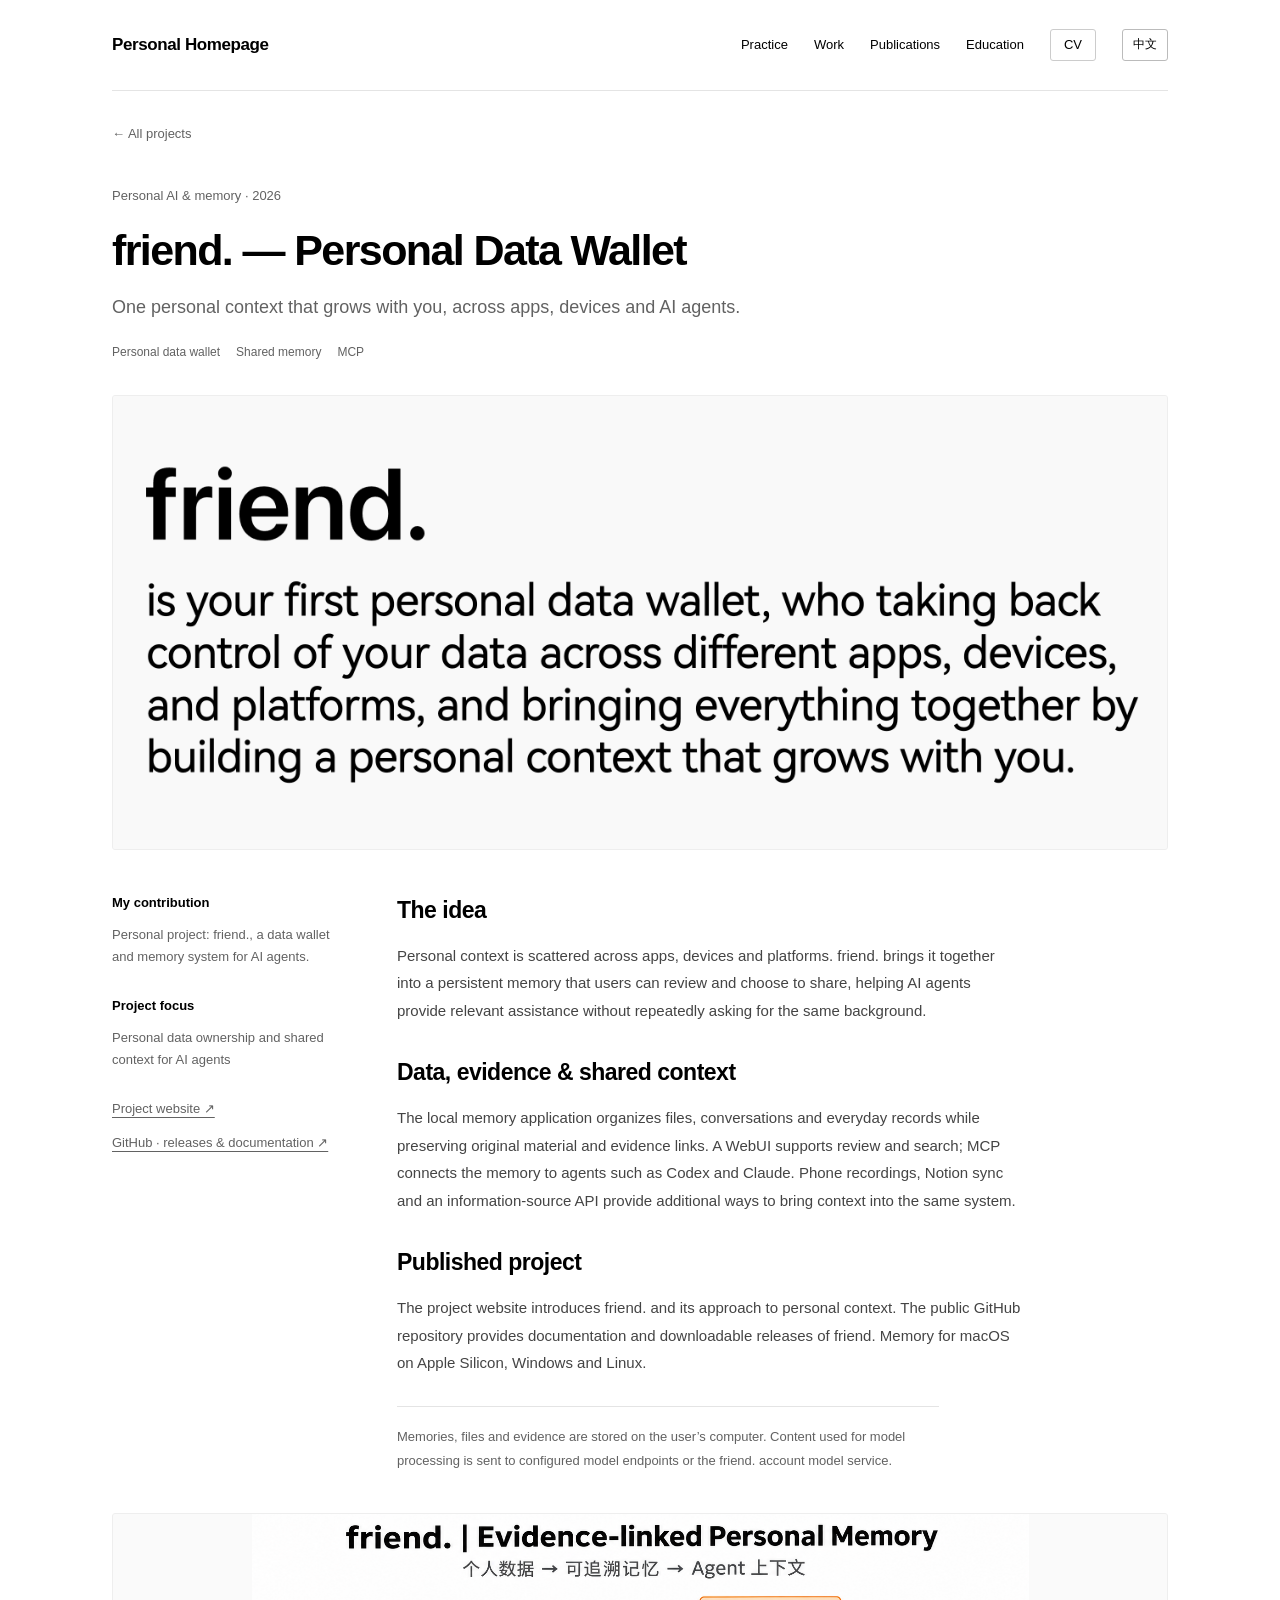
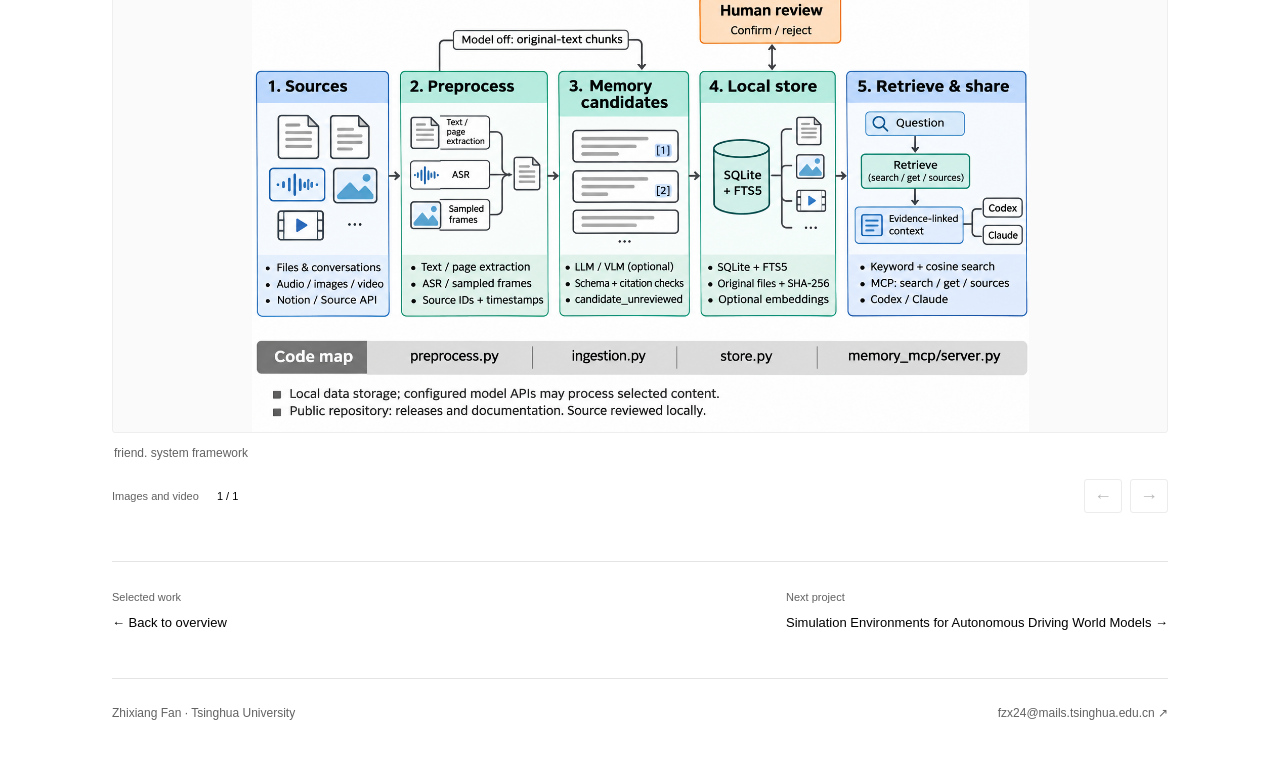
<file: projects/friend/index.html>
<!doctype html>
<html lang="en"><head><meta charset="utf-8"><meta name="viewport" content="width=device-width, initial-scale=1">
<title>friend. — Personal Data Wallet · Zhixiang Fan</title><meta name="description" content="A personal data wallet that brings conversations, meeting notes and everyday records into one place. friend. connects this growing personal context to AI agents through MCP, so they can understand the user without starting from scratch.">
<meta name="theme-color" content="#ffffff"><meta property="og:type" content="website"><meta property="og:title" content="friend. — Personal Data Wallet · Zhixiang Fan"><meta property="og:description" content="A personal data wallet that brings conversations, meeting notes and everyday records into one place. friend. connects this growing personal context to AI agents through MCP, so they can understand the user without starting from scratch.">
<link rel="canonical" href="https://char1ss.github.io/projects/friend/"><link rel="icon" href="../../favicon.svg" type="image/svg+xml"><link rel="stylesheet" href="../../styles.css?v=language-20261111"><script src="../../gallery.js?v=language-20261111" defer></script></head>
<body><a class="skip" href="#main">Skip to content</a><div class="wrap">
<header class="header"><a class="wordmark" href="../../">Personal Homepage</a>
<nav aria-label="Main navigation"><a href="../../#practice">Practice</a><a href="../../#work">Work</a><a href="../../#publications">Publications</a><a href="../../#about">Education</a><a class="nav-cv" href="../../assets/zhixiang-fan-cv.pdf">CV</a></nav></header><main id="main"><a class="back" href="../../#work">← All projects</a><section class="project-hero"><p class="eyebrow">Personal AI &amp; memory · 2026</p><h1>friend. — Personal Data Wallet</h1><p class="project-subtitle">One personal context that grows with you, across apps, devices and AI agents.</p><ul class="tags" aria-label="Topics"><li>Personal data wallet</li><li>Shared memory</li><li>MCP</li></ul></section><div class="detail-visual"><img class="project-cover" src="../../assets/projects/friend/cover.png" alt="Personal data ownership and shared context for AI agents" width="640" height="400" loading="lazy"></div><div class="detail-body"><aside class="project-meta"><div><h2>My contribution</h2><p>Personal project: friend., a data wallet and memory system for AI agents.</p></div><div><h2>Project focus</h2><p>Personal data ownership and shared context for AI agents</p><a href="https://friend.open-world.cn/">Project website ↗</a><a href="https://github.com/OpenWorld-Agent/friend.">GitHub · releases &amp; documentation ↗</a></div></aside><div class="project-copy"><section><h2>The idea</h2><p>Personal context is scattered across apps, devices and platforms. friend. brings it together into a persistent memory that users can review and choose to share, helping AI agents provide relevant assistance without repeatedly asking for the same background.</p></section><section><h2>Data, evidence &amp; shared context</h2><p>The local memory application organizes files, conversations and everyday records while preserving original material and evidence links. A WebUI supports review and search; MCP connects the memory to agents such as Codex and Claude. Phone recordings, Notion sync and an information-source API provide additional ways to bring context into the same system.</p></section><section><h2>Published project</h2><p>The project website introduces friend. and its approach to personal context. The public GitHub repository provides documentation and downloadable releases of friend. Memory for macOS on Apple Silicon, Windows and Linux.</p></section><p class="scope">Memories, files and evidence are stored on the user’s computer. Content used for model processing is sent to configured model endpoints or the friend. account model service.</p></div></div><div class="gallery"><section class="carousel project-gallery" aria-label="friend. — Personal Data Wallet gallery"><div class="carousel-track" tabindex="0" aria-label="friend. — Personal Data Wallet gallery; use left and right arrow keys"><figure class="slide" role="group" aria-label="1 of 1"><a class="image-expand" href="../../assets/framework-friend.png" aria-haspopup="dialog" aria-label="Open full image: friend. system framework"><img src="../../assets/framework-friend.png" alt="friend. system framework" loading="lazy" decoding="async"></a><figcaption>friend. system framework</figcaption></figure></div><div class="carousel-bar"><span class="gallery-hint">Images and video <span class="gallery-count" aria-live="polite">1 / 1</span></span><div class="carousel-buttons"><button type="button" class="prev" aria-label="Previous slide" disabled>←</button><button type="button" class="next" aria-label="Next slide">→</button></div></div></section></div><div class="project-pager"><a href="../../#work"><small>Selected work</small>← Back to overview</a><a href="../autonomous-driving/"><small>Next project</small>Simulation Environments for Autonomous Driving World Models →</a></div></main><footer class="footer"><span>Zhixiang Fan · Tsinghua University</span><a href="mailto:fzx24@mails.tsinghua.edu.cn">fzx24@mails.tsinghua.edu.cn ↗</a></footer></div></body></html>
</file>
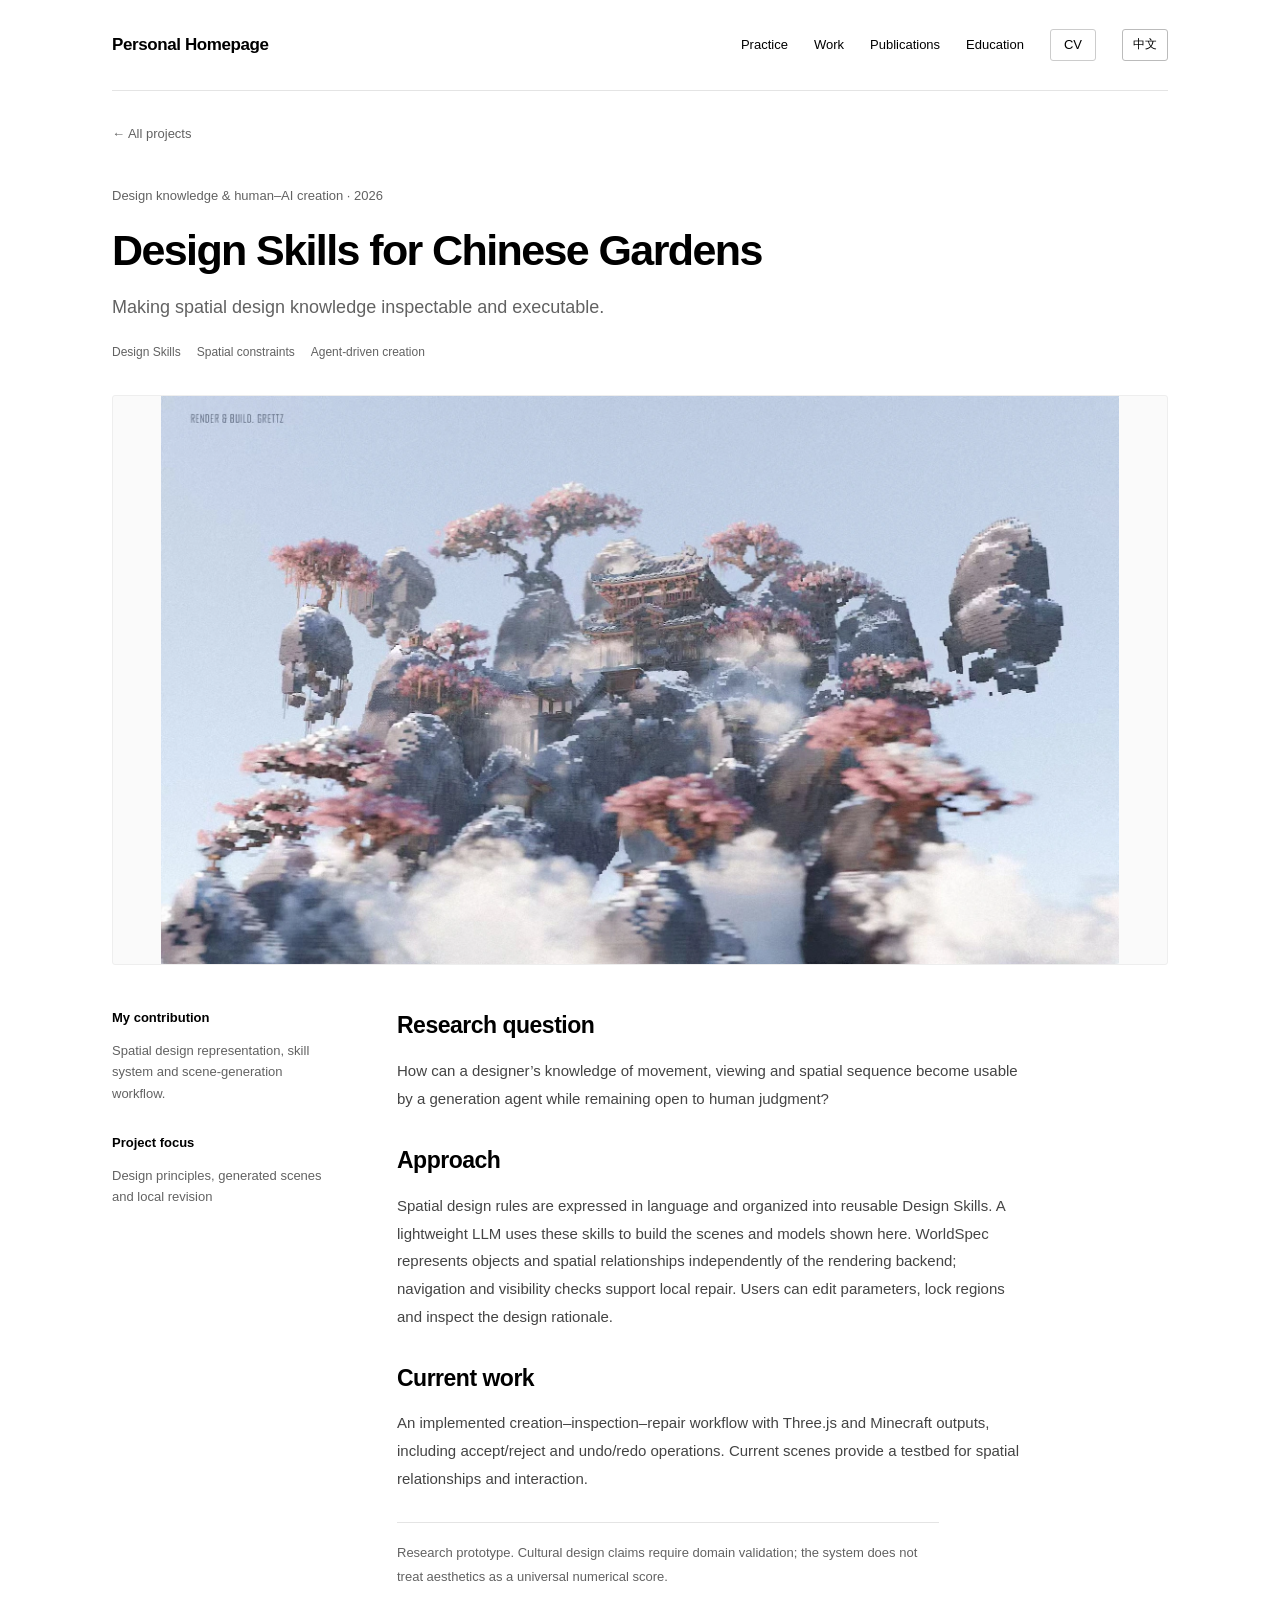
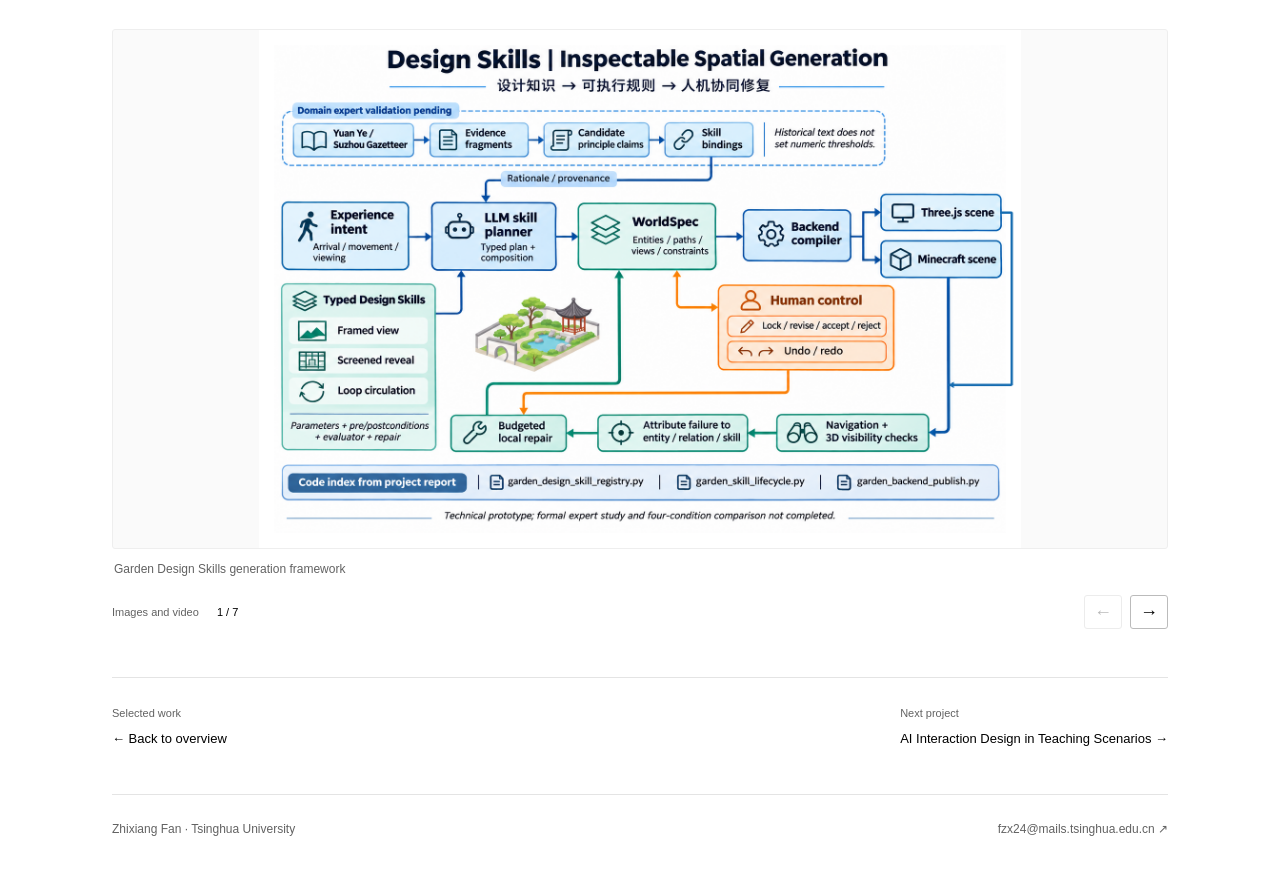
<file: projects/garden-skills/index.html>
<!doctype html>
<html lang="en"><head><meta charset="utf-8"><meta name="viewport" content="width=device-width, initial-scale=1">
<title>Design Skills for Chinese Gardens · Zhixiang Fan</title><meta name="description" content="I describe spatial design rules in natural language and organize them into reusable Design Skills that guide a lightweight LLM to construct scenes and models. Examples include Chinese gardens, temples and imagined mountain landscapes.">
<meta name="theme-color" content="#ffffff"><meta property="og:type" content="website"><meta property="og:title" content="Design Skills for Chinese Gardens · Zhixiang Fan"><meta property="og:description" content="I describe spatial design rules in natural language and organize them into reusable Design Skills that guide a lightweight LLM to construct scenes and models. Examples include Chinese gardens, temples and imagined mountain landscapes.">
<link rel="canonical" href="https://char1ss.github.io/projects/garden-skills/"><link rel="icon" href="../../favicon.svg" type="image/svg+xml"><link rel="stylesheet" href="../../styles.css?v=language-20261111"><script src="../../gallery.js?v=language-20261111" defer></script></head>
<body><a class="skip" href="#main">Skip to content</a><div class="wrap">
<header class="header"><a class="wordmark" href="../../">Personal Homepage</a>
<nav aria-label="Main navigation"><a href="../../#practice">Practice</a><a href="../../#work">Work</a><a href="../../#publications">Publications</a><a href="../../#about">Education</a><a class="nav-cv" href="../../assets/zhixiang-fan-cv.pdf">CV</a></nav></header><main id="main"><a class="back" href="../../#work">← All projects</a><section class="project-hero"><p class="eyebrow">Design knowledge &amp; human–AI creation · 2026</p><h1>Design Skills for Chinese Gardens</h1><p class="project-subtitle">Making spatial design knowledge inspectable and executable.</p><ul class="tags" aria-label="Topics"><li>Design Skills</li><li>Spatial constraints</li><li>Agent-driven creation</li></ul></section><div class="detail-visual"><img class="project-cover" src="../../assets/projects/garden-skills/cover-v2.webp" alt="Design principles, generated scenes and local revision" width="640" height="400" loading="lazy"></div><div class="detail-body"><aside class="project-meta"><div><h2>My contribution</h2><p>Spatial design representation, skill system and scene-generation workflow.</p></div><div><h2>Project focus</h2><p>Design principles, generated scenes and local revision</p></div></aside><div class="project-copy"><section><h2>Research question</h2><p>How can a designer’s knowledge of movement, viewing and spatial sequence become usable by a generation agent while remaining open to human judgment?</p></section><section><h2>Approach</h2><p>Spatial design rules are expressed in language and organized into reusable Design Skills. A lightweight LLM uses these skills to build the scenes and models shown here. WorldSpec represents objects and spatial relationships independently of the rendering backend; navigation and visibility checks support local repair. Users can edit parameters, lock regions and inspect the design rationale.</p></section><section><h2>Current work</h2><p>An implemented creation–inspection–repair workflow with Three.js and Minecraft outputs, including accept/reject and undo/redo operations. Current scenes provide a testbed for spatial relationships and interaction.</p></section><p class="scope">Research prototype. Cultural design claims require domain validation; the system does not treat aesthetics as a universal numerical score.</p></div></div><div class="gallery"><section class="carousel project-gallery" aria-label="Design Skills for Chinese Gardens gallery"><div class="carousel-track" tabindex="0" aria-label="Design Skills for Chinese Gardens gallery; use left and right arrow keys"><figure class="slide" role="group" aria-label="1 of 7"><a class="image-expand" href="../../assets/framework-garden-skills.png" aria-haspopup="dialog" aria-label="Open full image: Garden Design Skills generation framework"><img src="../../assets/framework-garden-skills.png" alt="Garden Design Skills generation framework" loading="lazy" decoding="async"></a><figcaption>Garden Design Skills generation framework</figcaption></figure><figure class="slide" role="group" aria-label="2 of 7"><a class="image-expand" href="../../assets/projects/garden-skills/immortal-mountain.webp" aria-haspopup="dialog" aria-label="Open full image: Immortal mountain scene built by a lightweight LLM guided by spatial Design Skills."><img src="../../assets/projects/garden-skills/immortal-mountain.webp" alt="Immortal mountain scene" loading="lazy" decoding="async"></a><figcaption>Immortal mountain scene built by a lightweight LLM guided by spatial Design Skills.</figcaption></figure><figure class="slide" role="group" aria-label="3 of 7"><a class="image-expand" href="../../assets/projects/garden-skills/temple.webp" aria-haspopup="dialog" aria-label="Open full image: Temple scene built by a lightweight LLM guided by spatial Design Skills."><img src="../../assets/projects/garden-skills/temple.webp" alt="Temple scene" loading="lazy" decoding="async"></a><figcaption>Temple scene built by a lightweight LLM guided by spatial Design Skills.</figcaption></figure><figure class="slide" role="group" aria-label="4 of 7"><a class="image-expand" href="../../assets/projects/garden-skills/garden.webp" aria-haspopup="dialog" aria-label="Open full image: Garden scene built by a lightweight LLM guided by spatial Design Skills."><img src="../../assets/projects/garden-skills/garden.webp" alt="Garden scene" loading="lazy" decoding="async"></a><figcaption>Garden scene built by a lightweight LLM guided by spatial Design Skills.</figcaption></figure><figure class="slide" role="group" aria-label="5 of 7"><a class="image-expand" href="../../assets/projects/garden-skills/media-00.webp" aria-haspopup="dialog" aria-label="Open full image: Architecture references and procedural scene studies"><img src="../../assets/projects/garden-skills/media-00.webp" alt="Architecture references and procedural scene studies" loading="lazy" decoding="async"></a><figcaption>Architecture references and procedural scene studies</figcaption></figure><figure class="slide" role="group" aria-label="6 of 7"><a class="image-expand" href="../../assets/projects/garden-skills/media-01.webp" aria-haspopup="dialog" aria-label="Open full image: Spatial elements, plans and architectural details"><img src="../../assets/projects/garden-skills/media-01.webp" alt="Spatial elements, plans and architectural details" loading="lazy" decoding="async"></a><figcaption>Spatial elements, plans and architectural details</figcaption></figure><figure class="slide" role="group" aria-label="7 of 7"><a class="image-expand" href="../../assets/projects/garden-skills/media-02.webp" aria-haspopup="dialog" aria-label="Open full image: Object generation and design references"><img src="../../assets/projects/garden-skills/media-02.webp" alt="Object generation and design references" loading="lazy" decoding="async"></a><figcaption>Object generation and design references</figcaption></figure></div><div class="carousel-bar"><span class="gallery-hint">Images and video <span class="gallery-count" aria-live="polite">1 / 7</span></span><div class="carousel-buttons"><button type="button" class="prev" aria-label="Previous slide" disabled>←</button><button type="button" class="next" aria-label="Next slide">→</button></div></div></section></div><div class="project-pager"><a href="../../#work"><small>Selected work</small>← Back to overview</a><a href="../ai-teaching-practice/"><small>Next project</small>AI Interaction Design in Teaching Scenarios →</a></div></main><footer class="footer"><span>Zhixiang Fan · Tsinghua University</span><a href="mailto:fzx24@mails.tsinghua.edu.cn">fzx24@mails.tsinghua.edu.cn ↗</a></footer></div></body></html>
</file>
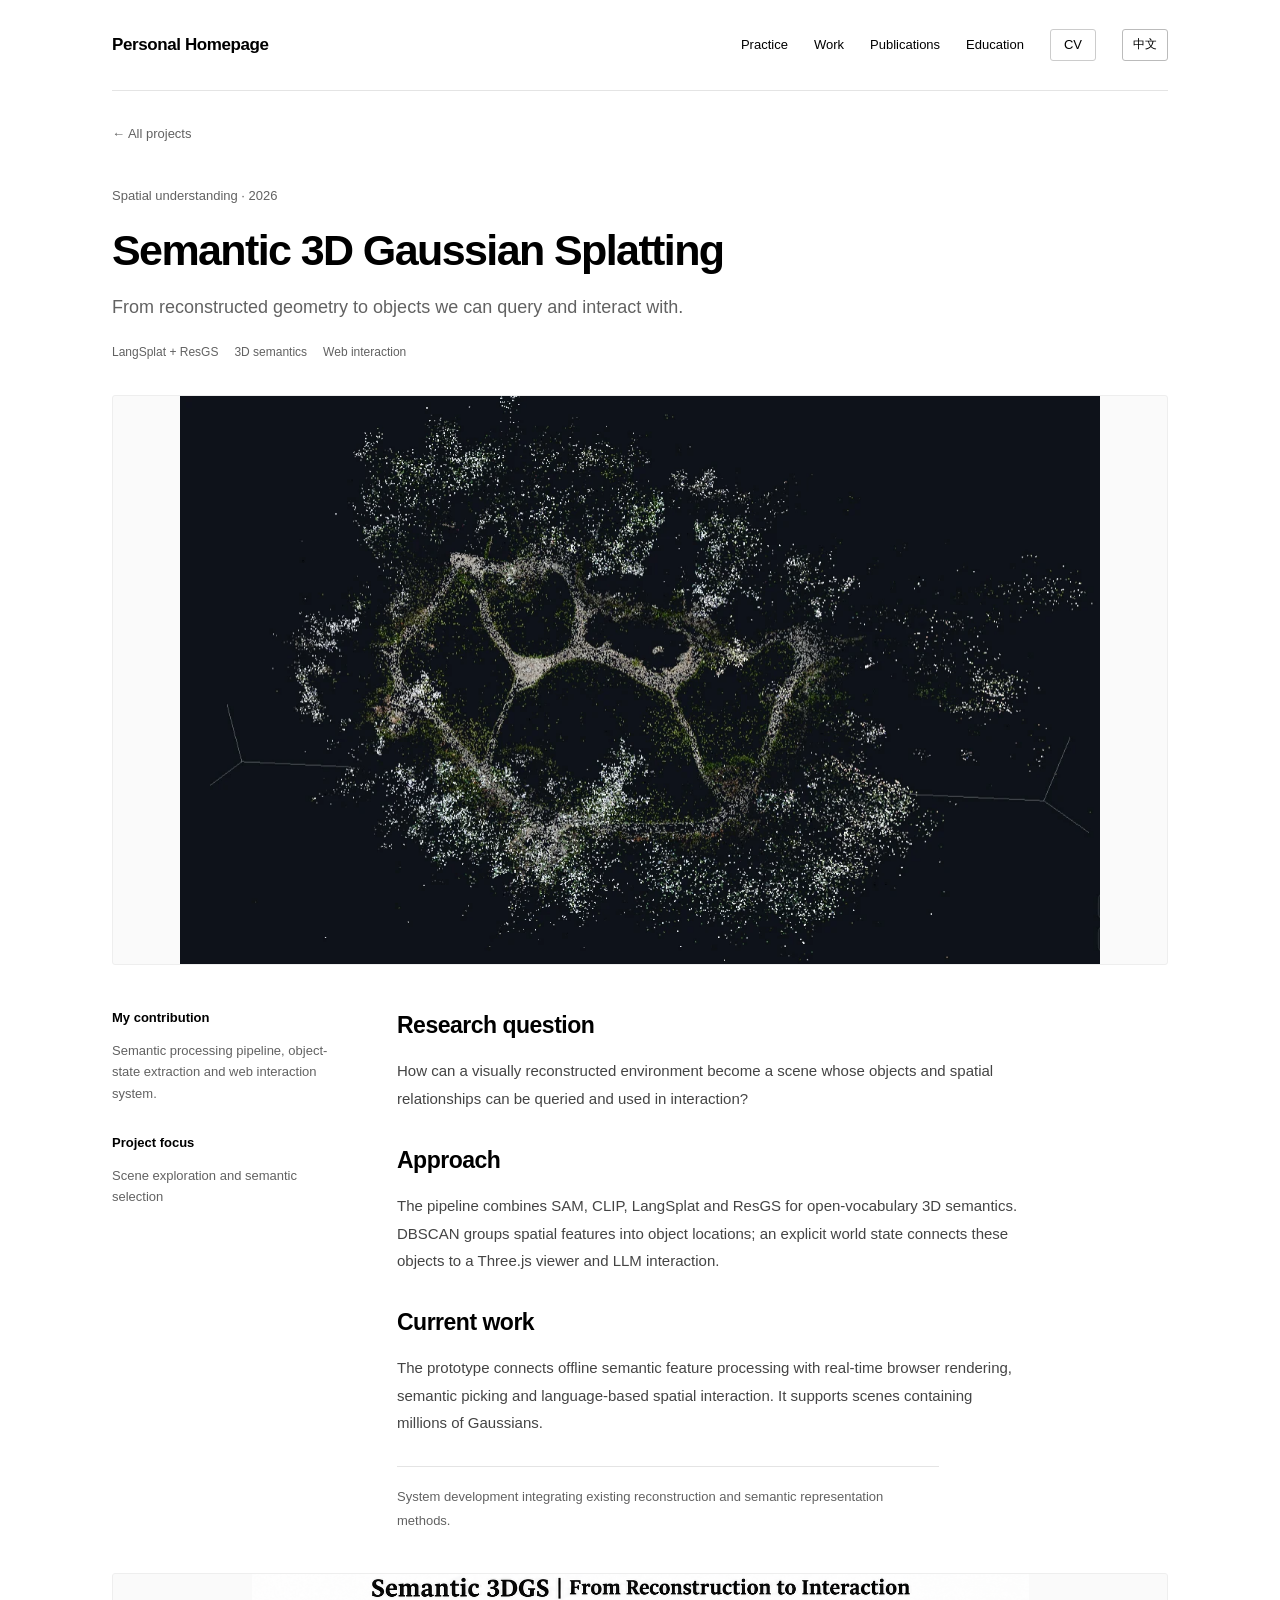
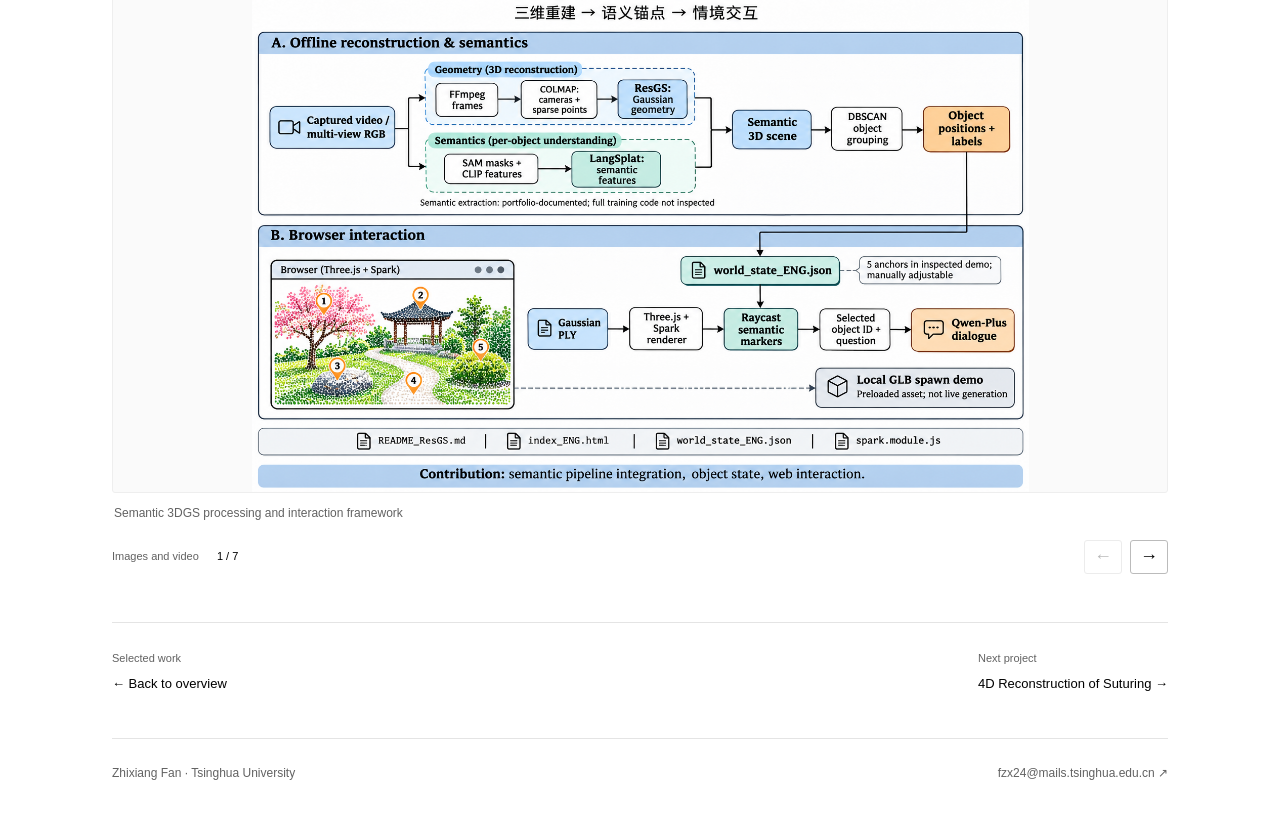
<file: projects/semantic-3dgs/index.html>
<!doctype html>
<html lang="en"><head><meta charset="utf-8"><meta name="viewport" content="width=device-width, initial-scale=1">
<title>Semantic 3D Gaussian Splatting · Zhixiang Fan</title><meta name="description" content="An interactive web system that combines language-aligned 3D Gaussian representations with object-level spatial information. Users can explore a reconstructed scene, select semantic objects and interact through language.">
<meta name="theme-color" content="#ffffff"><meta property="og:type" content="website"><meta property="og:title" content="Semantic 3D Gaussian Splatting · Zhixiang Fan"><meta property="og:description" content="An interactive web system that combines language-aligned 3D Gaussian representations with object-level spatial information. Users can explore a reconstructed scene, select semantic objects and interact through language.">
<link rel="canonical" href="https://char1ss.github.io/projects/semantic-3dgs/"><link rel="icon" href="../../favicon.svg" type="image/svg+xml"><link rel="stylesheet" href="../../styles.css?v=language-20261111"><script src="../../gallery.js?v=language-20261111" defer></script></head>
<body><a class="skip" href="#main">Skip to content</a><div class="wrap">
<header class="header"><a class="wordmark" href="../../">Personal Homepage</a>
<nav aria-label="Main navigation"><a href="../../#practice">Practice</a><a href="../../#work">Work</a><a href="../../#publications">Publications</a><a href="../../#about">Education</a><a class="nav-cv" href="../../assets/zhixiang-fan-cv.pdf">CV</a></nav></header><main id="main"><a class="back" href="../../#work">← All projects</a><section class="project-hero"><p class="eyebrow">Spatial understanding · 2026</p><h1>Semantic 3D Gaussian Splatting</h1><p class="project-subtitle">From reconstructed geometry to objects we can query and interact with.</p><ul class="tags" aria-label="Topics"><li>LangSplat + ResGS</li><li>3D semantics</li><li>Web interaction</li></ul></section><div class="detail-visual"><img class="project-cover" src="../../assets/projects/semantic-3dgs/cover.webp" alt="Scene exploration and semantic selection" width="640" height="400" loading="lazy"></div><div class="detail-body"><aside class="project-meta"><div><h2>My contribution</h2><p>Semantic processing pipeline, object-state extraction and web interaction system.</p></div><div><h2>Project focus</h2><p>Scene exploration and semantic selection</p></div></aside><div class="project-copy"><section><h2>Research question</h2><p>How can a visually reconstructed environment become a scene whose objects and spatial relationships can be queried and used in interaction?</p></section><section><h2>Approach</h2><p>The pipeline combines SAM, CLIP, LangSplat and ResGS for open-vocabulary 3D semantics. DBSCAN groups spatial features into object locations; an explicit world state connects these objects to a Three.js viewer and LLM interaction.</p></section><section><h2>Current work</h2><p>The prototype connects offline semantic feature processing with real-time browser rendering, semantic picking and language-based spatial interaction. It supports scenes containing millions of Gaussians.</p></section><p class="scope">System development integrating existing reconstruction and semantic representation methods.</p></div></div><div class="gallery"><section class="carousel project-gallery" aria-label="Semantic 3D Gaussian Splatting gallery"><div class="carousel-track" tabindex="0" aria-label="Semantic 3D Gaussian Splatting gallery; use left and right arrow keys"><figure class="slide" role="group" aria-label="1 of 7"><a class="image-expand" href="../../assets/framework-semantic-3dgs.png" aria-haspopup="dialog" aria-label="Open full image: Semantic 3DGS processing and interaction framework"><img src="../../assets/framework-semantic-3dgs.png" alt="Semantic 3DGS processing and interaction framework" loading="lazy" decoding="async"></a><figcaption>Semantic 3DGS processing and interaction framework</figcaption></figure><figure class="slide" role="group" aria-label="2 of 7"><a class="image-expand" href="../../assets/projects/semantic-3dgs/media-07.webp" aria-haspopup="dialog" aria-label="Open full image: Reconstruction and interaction system overview"><img src="../../assets/projects/semantic-3dgs/media-07.webp" alt="Reconstruction and interaction system overview" loading="lazy" decoding="async"></a><figcaption>Reconstruction and interaction system overview</figcaption></figure><figure class="slide" role="group" aria-label="3 of 7"><a class="image-expand" href="../../assets/projects/semantic-3dgs/media-06.webp" aria-haspopup="dialog" aria-label="Open full image: Semantic processing workflow"><img src="../../assets/projects/semantic-3dgs/media-06.webp" alt="Semantic processing workflow" loading="lazy" decoding="async"></a><figcaption>Semantic processing workflow</figcaption></figure><figure class="slide" role="group" aria-label="4 of 7"><a class="image-expand" href="../../assets/projects/semantic-3dgs/media-05.webp" aria-haspopup="dialog" aria-label="Open full image: RGB scenes and semantic feature visualizations"><img src="../../assets/projects/semantic-3dgs/media-05.webp" alt="RGB scenes and semantic feature visualizations" loading="lazy" decoding="async"></a><figcaption>RGB scenes and semantic feature visualizations</figcaption></figure><figure class="slide" role="group" aria-label="5 of 7"><video controls playsinline preload="none" poster="../../assets/projects/semantic-3dgs/media-04-poster.jpg" aria-label="Scene exploration and interaction demonstration"><source src="../../assets/projects/semantic-3dgs/media-04.mp4" type="video/mp4">Your browser does not support this video. <a href="../../assets/projects/semantic-3dgs/media-04.mp4">Download video</a>.</video><figcaption>Scene exploration and interaction demonstration</figcaption></figure><figure class="slide" role="group" aria-label="6 of 7"><a class="image-expand" href="../../assets/projects/semantic-3dgs/media-02.webp" aria-haspopup="dialog" aria-label="Open full image: Object-level interaction in the browser"><img src="../../assets/projects/semantic-3dgs/media-02.webp" alt="Object-level interaction in the browser" loading="lazy" decoding="async"></a><figcaption>Object-level interaction in the browser</figcaption></figure><figure class="slide" role="group" aria-label="7 of 7"><a class="image-expand" href="../../assets/projects/semantic-3dgs/media-01.webp" aria-haspopup="dialog" aria-label="Open full image: Language interaction in the reconstructed scene"><img src="../../assets/projects/semantic-3dgs/media-01.webp" alt="Language interaction in the reconstructed scene" loading="lazy" decoding="async"></a><figcaption>Language interaction in the reconstructed scene</figcaption></figure></div><div class="carousel-bar"><span class="gallery-hint">Images and video <span class="gallery-count" aria-live="polite">1 / 7</span></span><div class="carousel-buttons"><button type="button" class="prev" aria-label="Previous slide" disabled>←</button><button type="button" class="next" aria-label="Next slide">→</button></div></div></section></div><div class="project-pager"><a href="../../#work"><small>Selected work</small>← Back to overview</a><a href="../surgical-4dgs/"><small>Next project</small>4D Reconstruction of Suturing →</a></div></main><footer class="footer"><span>Zhixiang Fan · Tsinghua University</span><a href="mailto:fzx24@mails.tsinghua.edu.cn">fzx24@mails.tsinghua.edu.cn ↗</a></footer></div></body></html>
</file>
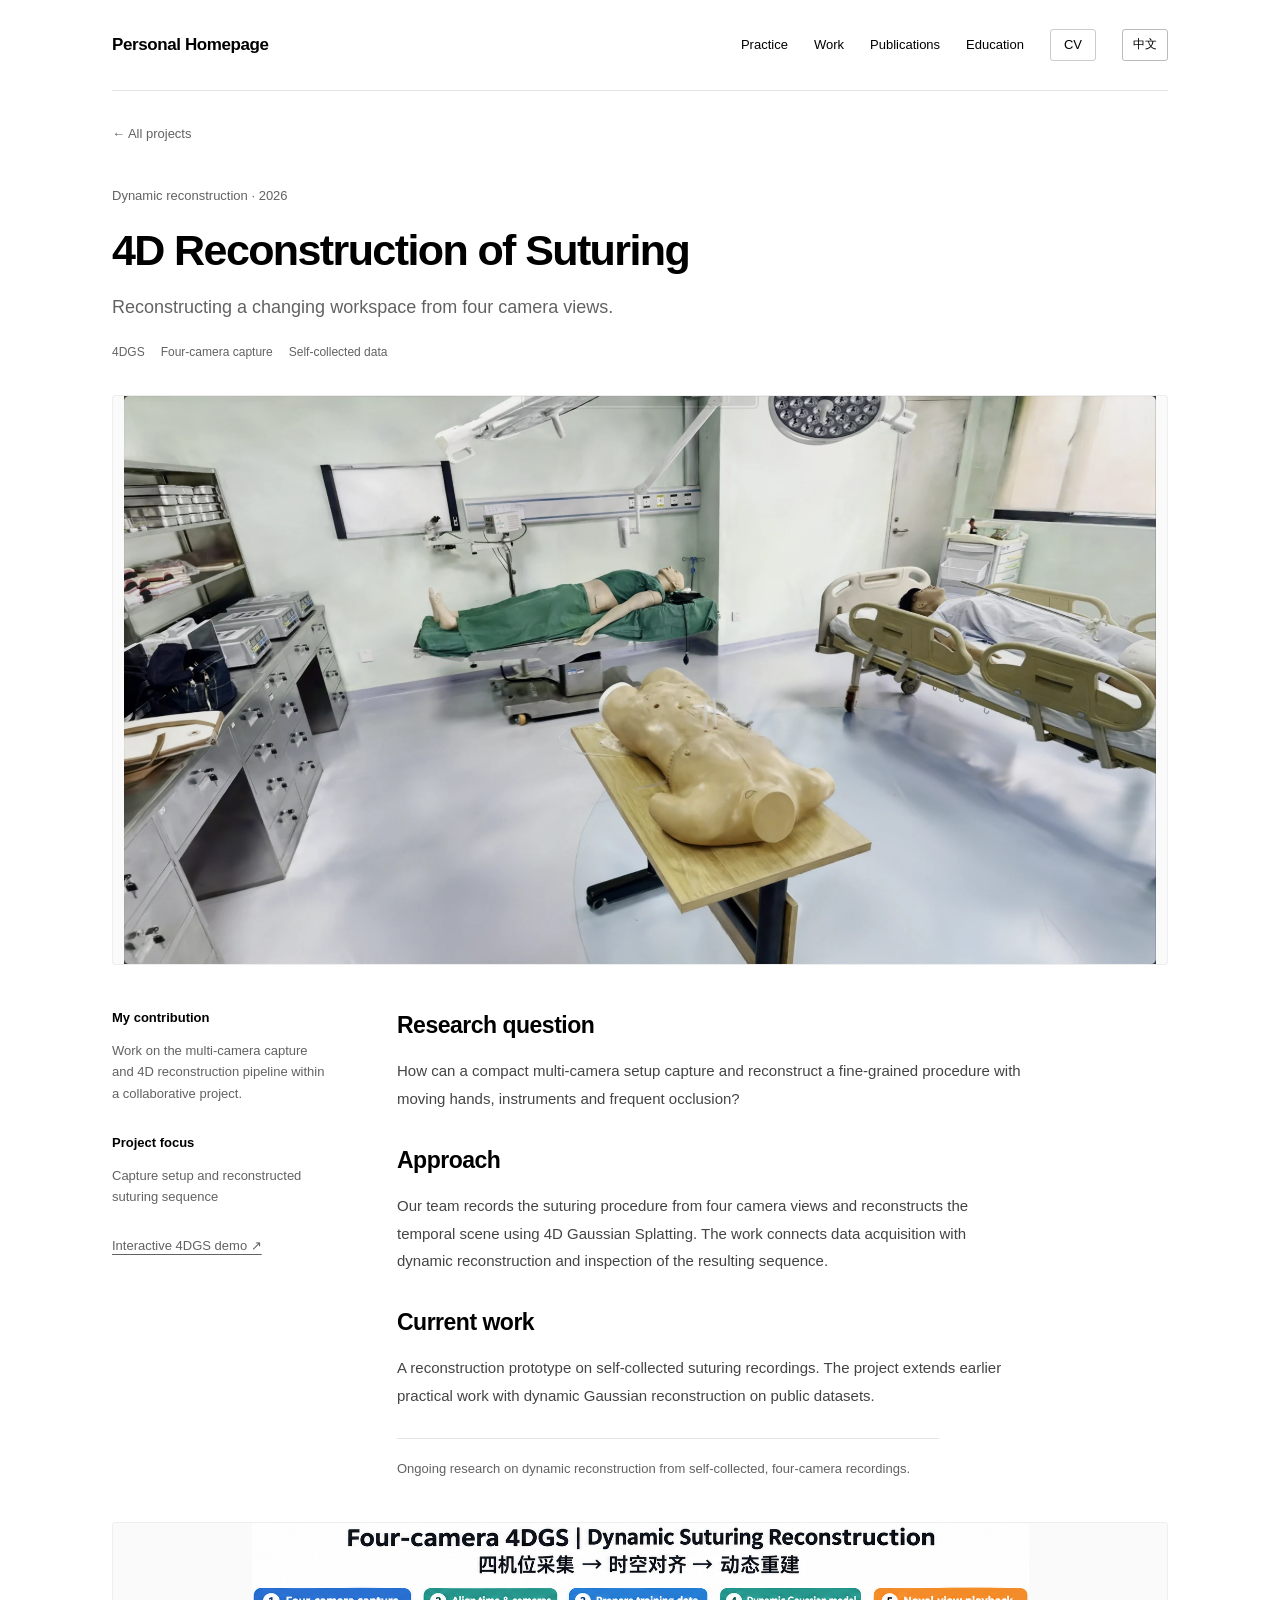
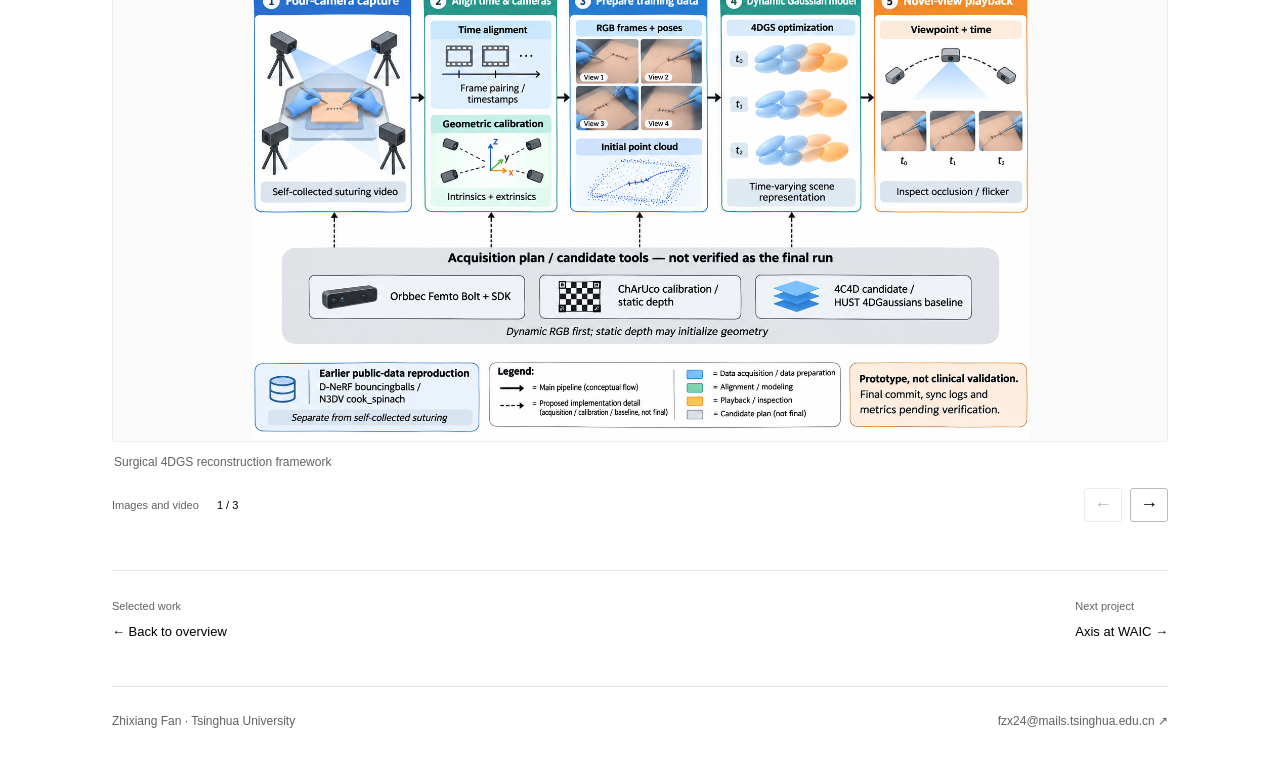
<file: projects/surgical-4dgs/index.html>
<!doctype html>
<html lang="en"><head><meta charset="utf-8"><meta name="viewport" content="width=device-width, initial-scale=1">
<title>4D Reconstruction of Suturing · Zhixiang Fan</title><meta name="description" content="A medical reconstruction project using four camera views and self-collected recordings of a doctor performing suturing. We use 4D Gaussian Splatting to reconstruct the changing scene over time.">
<meta name="theme-color" content="#ffffff"><meta property="og:type" content="website"><meta property="og:title" content="4D Reconstruction of Suturing · Zhixiang Fan"><meta property="og:description" content="A medical reconstruction project using four camera views and self-collected recordings of a doctor performing suturing. We use 4D Gaussian Splatting to reconstruct the changing scene over time.">
<link rel="canonical" href="https://char1ss.github.io/projects/surgical-4dgs/"><link rel="icon" href="../../favicon.svg" type="image/svg+xml"><link rel="stylesheet" href="../../styles.css?v=language-20261111"><script src="../../gallery.js?v=language-20261111" defer></script></head>
<body><a class="skip" href="#main">Skip to content</a><div class="wrap">
<header class="header"><a class="wordmark" href="../../">Personal Homepage</a>
<nav aria-label="Main navigation"><a href="../../#practice">Practice</a><a href="../../#work">Work</a><a href="../../#publications">Publications</a><a href="../../#about">Education</a><a class="nav-cv" href="../../assets/zhixiang-fan-cv.pdf">CV</a></nav></header><main id="main"><a class="back" href="../../#work">← All projects</a><section class="project-hero"><p class="eyebrow">Dynamic reconstruction · 2026</p><h1>4D Reconstruction of Suturing</h1><p class="project-subtitle">Reconstructing a changing workspace from four camera views.</p><ul class="tags" aria-label="Topics"><li>4DGS</li><li>Four-camera capture</li><li>Self-collected data</li></ul></section><div class="detail-visual"><img class="project-cover" src="../../assets/projects/surgical-4dgs/cover.webp" alt="Capture setup and reconstructed suturing sequence" width="640" height="400" loading="lazy"></div><div class="detail-body"><aside class="project-meta"><div><h2>My contribution</h2><p>Work on the multi-camera capture and 4D reconstruction pipeline within a collaborative project.</p></div><div><h2>Project focus</h2><p>Capture setup and reconstructed suturing sequence</p><a href="https://demo3d.open-world.cn/4dgs/">Interactive 4DGS demo ↗</a></div></aside><div class="project-copy"><section><h2>Research question</h2><p>How can a compact multi-camera setup capture and reconstruct a fine-grained procedure with moving hands, instruments and frequent occlusion?</p></section><section><h2>Approach</h2><p>Our team records the suturing procedure from four camera views and reconstructs the temporal scene using 4D Gaussian Splatting. The work connects data acquisition with dynamic reconstruction and inspection of the resulting sequence.</p></section><section><h2>Current work</h2><p>A reconstruction prototype on self-collected suturing recordings. The project extends earlier practical work with dynamic Gaussian reconstruction on public datasets.</p></section><p class="scope">Ongoing research on dynamic reconstruction from self-collected, four-camera recordings.</p></div></div><div class="gallery"><section class="carousel project-gallery" aria-label="4D Reconstruction of Suturing gallery"><div class="carousel-track" tabindex="0" aria-label="4D Reconstruction of Suturing gallery; use left and right arrow keys"><figure class="slide" role="group" aria-label="1 of 3"><a class="image-expand" href="../../assets/framework-surgical-4dgs.png" aria-haspopup="dialog" aria-label="Open full image: Surgical 4DGS reconstruction framework"><img src="../../assets/framework-surgical-4dgs.png" alt="Surgical 4DGS reconstruction framework" loading="lazy" decoding="async"></a><figcaption>Surgical 4DGS reconstruction framework</figcaption></figure><figure class="slide" role="group" aria-label="2 of 3"><video controls playsinline preload="none" poster="../../assets/projects/surgical-4dgs/media-01-poster.jpg" aria-label="Four-camera recording of the suturing procedure"><source src="../../assets/projects/surgical-4dgs/media-01.mp4" type="video/mp4">Your browser does not support this video. <a href="../../assets/projects/surgical-4dgs/media-01.mp4">Download video</a>.</video><figcaption>Four-camera recording of the suturing procedure</figcaption></figure><figure class="slide" role="group" aria-label="3 of 3"><video controls playsinline preload="none" poster="../../assets/projects/surgical-4dgs/media-03-poster.jpg" aria-label="Cosmos / SutureBot inference reproduction on reference data; separate from our self-collected four-camera reconstruction."><source src="../../assets/projects/surgical-4dgs/media-03.mp4" type="video/mp4">Your browser does not support this video. <a href="../../assets/projects/surgical-4dgs/media-03.mp4">Download video</a>.</video><figcaption>Cosmos / SutureBot inference reproduction on reference data; separate from our self-collected four-camera reconstruction.</figcaption></figure></div><div class="carousel-bar"><span class="gallery-hint">Images and video <span class="gallery-count" aria-live="polite">1 / 3</span></span><div class="carousel-buttons"><button type="button" class="prev" aria-label="Previous slide" disabled>←</button><button type="button" class="next" aria-label="Next slide">→</button></div></div></section></div><div class="project-pager"><a href="../../#work"><small>Selected work</small>← Back to overview</a><a href="../axis-waic/"><small>Next project</small>Axis at WAIC →</a></div></main><footer class="footer"><span>Zhixiang Fan · Tsinghua University</span><a href="mailto:fzx24@mails.tsinghua.edu.cn">fzx24@mails.tsinghua.edu.cn ↗</a></footer></div></body></html>
</file>
<file: styles.css>
:root{--paper:#fff;--ink:#000;--muted:#626262;--line:#e4e4e4;--sans:'Helvetica Neue',Helvetica,Arial,sans-serif}
*{box-sizing:border-box}html{scroll-behavior:smooth;scroll-padding-top:24px}body{margin:0;background:var(--paper);color:var(--ink);font:16px/1.65 var(--sans);-webkit-font-smoothing:antialiased}a{color:inherit;text-underline-offset:4px;text-decoration-thickness:1px}a:hover{text-decoration:underline}a:focus-visible,button:focus-visible,[tabindex]:focus-visible{outline:2px solid #000;outline-offset:5px}::selection{background:#dedede}.wrap{max-width:1152px;margin:auto;padding:0 48px}.skip{position:absolute;top:-100px;left:16px;background:white;padding:10px;z-index:5}.skip:focus{top:12px}.header{display:flex;align-items:center;justify-content:space-between;gap:24px;padding:29px 0;border-bottom:1px solid var(--line)}.wordmark{font-size:17px;font-weight:600;text-decoration:none;letter-spacing:-.4px}nav{display:flex;align-items:center;gap:26px}nav a{font-size:13px;text-decoration:none}.nav-cv{border:1px solid #ccc;padding:4px 13px;border-radius:3px}.hero{padding:74px 0 64px;display:grid;grid-template-columns:1.55fr 1fr;gap:70px}.eyebrow{font-size:13px;font-weight:400;color:var(--muted);margin:0 0 18px}h1{font-size:58px;line-height:1.12;letter-spacing:-2.7px;font-weight:550;margin:0 0 26px}.intro{font-size:17px;line-height:1.85;margin:0;max-width:65ch}.hero-aside{padding-top:47px}.hero-aside p{color:var(--muted);font-size:14px;line-height:1.85;margin:0 0 26px}.contact-links{display:flex;gap:23px;flex-wrap:wrap;font-size:13px}.section{padding:22px 0 48px;scroll-margin-top:20px}.section-title{border-top:1px solid var(--line);padding-top:24px;display:flex;justify-content:space-between;align-items:baseline;gap:20px;margin-bottom:34px}.section-title h2{font-size:28px;line-height:1.3;letter-spacing:-1px;font-weight:550;margin:0}.section-title span{font-size:12px;color:var(--muted)}.project{display:grid;grid-template-columns:38% 1fr;gap:38px;padding-bottom:38px;margin-bottom:38px;border-bottom:1px solid var(--line)}.project:last-child{border-bottom:0;margin-bottom:0;padding-bottom:0}.project-visual{display:block;align-self:start}.project-cover{display:block;aspect-ratio:16/10;object-fit:contain;width:100%;height:auto;background:#fafafa;border:1px solid #eee;border-radius:3px}.project-category{font-size:12px;color:var(--muted);margin:0 0 8px}.project h3{font-size:24px;line-height:1.3;letter-spacing:-.7px;font-weight:550;margin:0 0 13px}.project h3 a{text-decoration:none}.project h3 a:hover{text-decoration:underline}.project-summary{font-size:14px;line-height:1.8;margin:0 0 14px;color:#444}.tags{list-style:none;display:flex;gap:6px 16px;padding:0;margin:0 0 17px;flex-wrap:wrap;font-size:11px;color:var(--muted)}.project-link{font-size:13px;font-weight:550;text-decoration:none}.project-link span{margin-left:5px}.pub-list{list-style:none;padding:0;margin:0}.publication{display:grid;grid-template-columns:48px minmax(0,1fr);gap:22px;padding-bottom:36px;margin-bottom:30px;border-bottom:1px solid var(--line)}.publication:last-child{border:0;margin-bottom:0;padding-bottom:0}.pub-year{font-size:12px;color:var(--muted);padding-top:3px}.pub-title{font-size:17px;line-height:1.55;font-weight:550;letter-spacing:-.15px;margin:0 0 8px;max-width:85ch}.pub-title a{text-decoration:none}.pub-title a:hover{text-decoration:underline}.pub-authors{font-size:13px;color:var(--muted);margin:0 0 7px}.pub-authors strong{color:var(--ink);font-weight:600}.pub-venue{font-size:12px;margin:0}.pub-status{color:var(--muted);font-size:11px;margin-left:10px}.pub-link{font-size:12px;font-weight:600;margin-left:14px}.about-grid{display:grid;grid-template-columns:1fr 1fr;gap:65px}.education-item{margin:0;font-size:15px}.education-item strong{font-weight:550}.education-item span{display:block;color:var(--muted);font-size:13px;margin-top:5px}.experience{display:grid;grid-template-columns:165px 1fr;gap:28px;padding:0 0 30px;margin-bottom:24px;border-bottom:1px solid var(--line)}.experience:last-child{border:0;margin:0;padding:0}.experience>span{font-size:12px;color:var(--muted);padding-top:5px}.experience h3{font-size:18px;font-weight:550;letter-spacing:-.3px;margin:0 0 4px}.experience p{font-size:14px;color:var(--muted);margin:6px 0 0;max-width:75ch}.experience .role{font-size:13px;color:#000}.footer{border-top:1px solid var(--line);padding:25px 0 35px;display:flex;justify-content:space-between;gap:20px;font-size:12px;color:var(--muted)}.footer a{text-decoration:none}.back{display:inline-block;margin-top:32px;font-size:13px;color:var(--muted);text-decoration:none}.project-hero{padding:39px 0 33px;max-width:850px}.project-hero h1{font-size:43px;line-height:1.17;letter-spacing:-1.6px;margin-bottom:18px}.project-subtitle{font-size:18px;color:var(--muted);margin:0 0 20px}.project-hero .tags{font-size:12px;margin-bottom:0}.detail-visual .project-cover{max-height:570px;aspect-ratio:auto;object-fit:contain}.detail-body{display:grid;grid-template-columns:220px minmax(0,1fr);gap:65px;padding:42px 0 20px}.project-meta{font-size:13px;color:var(--muted)}.project-meta h2{font-size:13px;font-weight:600;color:#000;margin:0 0 11px}.project-meta p{margin:0 0 28px}.project-meta a{display:block;margin-bottom:12px}.project-copy section{margin-bottom:29px}.project-copy h2{font-size:23px;font-weight:550;letter-spacing:-.5px;margin:0 0 12px}.project-copy p{font-size:15px;line-height:1.85;margin:0;color:#444;max-width:75ch}.project-copy .scope{font-size:13px;color:var(--muted);padding-top:18px;border-top:1px solid var(--line)}.gallery{margin:20px 0 48px}.carousel{min-width:0;max-width:100%}.carousel-track{display:flex;gap:18px;overflow-x:auto;scroll-snap-type:x mandatory;scrollbar-width:thin;scrollbar-color:#bbb transparent;overscroll-behavior-x:contain}.slide{margin:0;flex:0 0 100%;min-width:0;scroll-snap-align:start}.slide img,.slide video{display:block;width:100%;height:520px;object-fit:contain;background:#fafafa;border:1px solid #eee;border-radius:3px}.image-expand{display:block}.slide figcaption{font-size:12px;color:var(--muted);margin-top:11px;line-height:1.6;padding:0 2px}.carousel-bar{display:flex;justify-content:space-between;align-items:center;margin-top:16px;gap:14px}.gallery-hint{font-size:11px;color:var(--muted)}.gallery-count{margin-left:15px;color:#000;font-variant-numeric:tabular-nums}.carousel-buttons{display:flex;gap:8px}.carousel-buttons button{width:38px;height:34px;border:1px solid #bbb;background:#fff;color:#000;font-size:18px;border-radius:3px;cursor:pointer}.carousel-buttons button:hover:not(:disabled){background:#000;color:#fff;border-color:#000}.carousel-buttons button:disabled{opacity:.27;cursor:default}.compact{margin-top:24px}.compact .slide{flex-basis:calc((100% - 36px)/3)}.compact .slide img{height:178px;background:#fff}.compact .slide figcaption{font-size:10px}.compact .carousel-bar{margin-top:12px}.compact .carousel-buttons button{height:30px;width:34px}.project-pager{display:flex;justify-content:space-between;gap:25px;border-top:1px solid var(--line);padding:26px 0 44px;font-size:13px}.project-pager a{text-decoration:none}.project-pager small{display:block;font-size:11px;color:var(--muted);margin-bottom:6px}
@media(max-width:850px){.wrap{padding:0 28px}.hero{grid-template-columns:1fr;gap:24px;padding:45px 0}.hero-aside{padding-top:0;max-width:650px}.hero-aside p{margin-bottom:18px}.project{grid-template-columns:38% minmax(0,1fr);gap:25px}.project h3{font-size:22px}.detail-body{grid-template-columns:180px minmax(0,1fr);gap:30px}.slide img,.slide video{height:400px}.compact .slide{flex-basis:calc((100% - 18px)/2)}}
@media(max-width:600px){.wrap{padding:0 22px}.header{gap:18px;padding:23px 0;flex-wrap:wrap}.wordmark{font-size:17px}nav{gap:18px;flex-wrap:wrap}nav a{font-size:12px}.nav-cv{padding:2px 9px}.hero{padding:38px 0;gap:23px}h1{font-size:46px;letter-spacing:-1.8px;margin-bottom:22px}.intro{font-size:16px}.eyebrow{font-size:11px}.hero-aside p{font-size:14px}.section{padding:16px 0 32px}.section-title{margin-bottom:27px;align-items:start}.section-title h2{font-size:25px}.section-title span{font-size:10px;text-align:right;max-width:150px}.project{grid-template-columns:minmax(0,1fr);gap:20px;margin-bottom:30px;padding-bottom:30px}.project h3{font-size:24px}.project-summary{font-size:14px}.publication{grid-template-columns:minmax(0,1fr);gap:9px;padding-bottom:26px;margin-bottom:26px}.pub-title{font-size:16px}.pub-status{display:block;margin:5px 0}.pub-link{margin:0 14px 0 0}.compact .slide{flex-basis:84%}.compact .slide img{height:200px}.about-grid{grid-template-columns:1fr;gap:24px}.experience{grid-template-columns:1fr;gap:7px;margin-bottom:20px;padding-bottom:24px}.footer{flex-direction:column;gap:6px}.back{margin-top:25px}.project-hero{padding-top:28px}.project-hero h1{font-size:35px;letter-spacing:-1px}.project-subtitle{font-size:16px}.detail-body{grid-template-columns:1fr;gap:8px;padding-top:29px}.project-meta{display:grid;grid-template-columns:1fr 1fr;gap:20px}.project-meta p{margin-bottom:16px}.project-copy h2{font-size:23px}.slide img,.slide video{height:280px}.project-pager{font-size:12px}.project-pager>a{max-width:48%}.gallery{margin-top:10px}}
.practice-tasks{padding-left:18px;margin:14px 0 0;max-width:78ch;font-size:14px;color:#444;line-height:1.85}.practice-tasks li{padding-left:4px;margin-bottom:9px}.practice-tasks li:last-child{margin-bottom:0}.education-entry{display:flex;align-items:center;gap:21px}.school-emblem{width:66px;height:66px;flex-shrink:0;object-fit:contain}.interests-intro{font-size:14px;color:var(--muted);margin:-14px 0 32px}.sketch-wall{columns:4;column-gap:23px}.sketch{display:block;break-inside:avoid;margin:0 0 25px;padding:8px;border:1px solid #eee;background:#fff;transition:border-color .15s}.sketch:hover{border-color:#999}.sketch img{width:100%;height:auto;display:block}.sketch:nth-child(3n+2){padding-top:17px;padding-bottom:17px}.sketch:nth-child(5n){margin-top:15px}.interests .section-title{margin-bottom:27px}
@media(max-width:850px){.sketch-wall{columns:3;column-gap:16px}.education-entry{gap:15px}.school-emblem{width:56px;height:56px}.about-grid{gap:28px}}
@media(max-width:600px){.sketch-wall{columns:2;column-gap:12px}.sketch{padding:5px;margin-bottom:13px}.sketch:nth-child(3n+2){padding-top:10px;padding-bottom:10px}.education-entry{gap:18px}.school-emblem{width:58px;height:58px}.practice-tasks{font-size:13px}.interests-intro{font-size:13px;max-width:30ch;margin-top:-10px}}
.profile-hero{grid-template-columns:215px minmax(0,1fr);gap:48px;align-items:center;padding:54px 0}.profile-photo{display:block;width:215px;height:auto;border-radius:4px}.profile-text h1{font-size:38px;letter-spacing:-1.3px;margin:0 0 9px;font-weight:550}.profile-text .eyebrow{margin:0 0 20px;font-size:12px}.profile-text .intro{font-size:16px;line-height:1.85;max-width:75ch}.research-intro{font-size:14px;line-height:1.85;color:var(--muted);margin:15px 0 21px;max-width:80ch}
@media(max-width:850px){.profile-hero{grid-template-columns:175px minmax(0,1fr);gap:30px;align-items:start}.profile-photo{width:175px}.profile-text h1{font-size:34px}}
@media(max-width:600px){.profile-hero{grid-template-columns:105px minmax(0,1fr);gap:15px;padding:32px 0}.profile-photo{width:105px}.profile-text{display:contents}.profile-text h1{grid-column:2;grid-row:1;font-size:29px;letter-spacing:-.8px;align-self:center;margin-top:-25px}.profile-text .eyebrow{grid-column:2;grid-row:1;align-self:center;margin:65px 0 0;font-size:10px;line-height:1.7}.profile-text .intro,.research-intro,.profile-text .contact-links{grid-column:1/-1}.profile-text .intro{font-size:15px;margin-top:7px}.research-intro{margin:0;font-size:13px}.profile-text .contact-links{margin-top:3px;font-size:12px;gap:20px}}
.lightbox-open{overflow:hidden}.lightbox{position:fixed;inset:0;width:100%;height:100%;max-width:none;max-height:none;margin:0;padding:24px;border:0;background:transparent;color:#fff;overflow:auto}.lightbox::backdrop{background:rgba(0,0,0,.88)}.lightbox-panel{position:relative;display:flex;flex-direction:column;align-items:center;justify-content:center;min-height:100%;width:fit-content;max-width:100%;margin:auto;padding:45px 0 0}.lightbox-image{display:block;max-width:100%;max-height:calc(100dvh - 170px);width:auto;height:auto;object-fit:contain}.lightbox-close{position:absolute;right:0;top:0;width:40px;height:40px;font-size:30px}.lightbox button{border:1px solid #777;border-radius:3px;background:#191919;color:white;cursor:pointer}.lightbox button:focus-visible{outline:2px solid white;outline-offset:4px}.lightbox-toolbar{display:flex;align-items:center;justify-content:space-between;gap:20px;width:100%;max-width:1000px;margin-top:15px}.lightbox-toolbar button{flex-shrink:0;width:42px;height:38px;font-size:20px}.lightbox button:disabled{opacity:.3;cursor:default}.lightbox-caption{margin:0;text-align:center;font-size:13px;line-height:1.5;max-width:70ch}@media(max-width:600px){.lightbox{padding:14px}.lightbox-toolbar{gap:10px}.lightbox-caption{font-size:12px}}
@media(prefers-reduced-motion:reduce){html{scroll-behavior:auto}*{transition:none!important}}
@media print{body{background:white}.header nav,.skip,.back,.contact-links,.project-pager,.carousel-buttons{display:none}.wrap{max-width:none;padding:0}.hero,.section{padding:15px 0}.project,.publication{break-inside:avoid}.hero{grid-template-columns:1fr;gap:0}.hero-aside{padding-top:10px}.carousel-track{overflow:visible;flex-wrap:wrap}.compact .slide{flex-basis:30%}.footer{padding:10px 0}}

/* Practice organization marks retain their original colors and proportions. */
.experience-body{min-width:0}.experience-heading{display:flex;align-items:center;gap:18px}.experience-heading>div{min-width:0}.practice-logo{display:flex;align-items:center;justify-content:center;width:56px;height:56px;flex:0 0 56px}.practice-logo img{display:block;width:100%;height:100%;object-fit:contain}.practice-logo img[src$="qijie.jpg"]{width:74px;height:74px;max-width:none}.experience .practice-tasks{margin-left:74px}
@media(max-width:600px){.experience-heading{gap:14px}.practice-logo{width:44px;height:44px;flex-basis:44px}.practice-logo img[src$="qijie.jpg"]{width:58px;height:58px}.experience .practice-tasks{margin-left:0}.experience-heading h3{font-size:17px}}
@media(min-width:601px){.practice-logo{transform:translateX(-32px)}}

/* Fill work thumbnails while preserving the full AXIS cover text. */
.project-visual .project-cover{aspect-ratio:16/9;object-fit:cover}

/* Preserve the teaching task card and its text edge to edge. */
.project-visual[href^="projects/ai-teaching-practice/"] .project-cover{aspect-ratio:904/600}

/* Keep every line of the friend. wordmark cover visible. */
.project-visual[href^="projects/friend/"] .project-cover{aspect-ratio:2484/1066;object-fit:contain}

/* Language control shares the navigation rhythm in both languages. */
.language-toggle{font:inherit;font-size:12px;color:var(--ink);background:white;border:1px solid #bbb;border-radius:3px;padding:5px 10px;white-space:nowrap;cursor:pointer}
.language-toggle:hover{background:#f3f3f3}.language-toggle:focus-visible{outline:2px solid #000;outline-offset:4px}
html:lang(zh-CN) body{font-family:Inter,-apple-system,BlinkMacSystemFont,"Segoe UI","PingFang SC","Microsoft YaHei",sans-serif}
html:lang(zh-CN) .project-hero h1{line-height:1.4;letter-spacing:-.5px}
html:lang(zh-CN) .project h3{line-height:1.5;letter-spacing:0}
html:lang(zh-CN) .project-summary,html:lang(zh-CN) .project-copy p{line-height:1.95}
@media(max-width:600px){nav{gap:12px}.language-toggle{font-size:12px;padding:3px 9px}}

/* Small internship image strip; full images stay uncropped in the lightbox. */
.practice-gallery{margin-left:74px;margin-top:20px}
.practice-gallery .compact{margin-top:0}
.practice-gallery .carousel-track{gap:10px}
.practice-gallery .slide{flex-basis:calc((100% - 50px)/6)}
.practice-gallery .slide img{height:auto;aspect-ratio:16/10;object-fit:cover}
.practice-gallery .slide figcaption{font-size:10px;line-height:1.45;margin-top:7px}
.practice-gallery .carousel-bar{margin-top:10px}
@media(max-width:850px){.practice-gallery .slide{flex-basis:calc((100% - 20px)/3)}}
@media(max-width:600px){.practice-gallery{margin-left:0}.practice-gallery .slide{flex-basis:42%}}

.project-visual[href^="projects/autonomous-driving/"] .project-cover{object-fit:cover}
</file>
